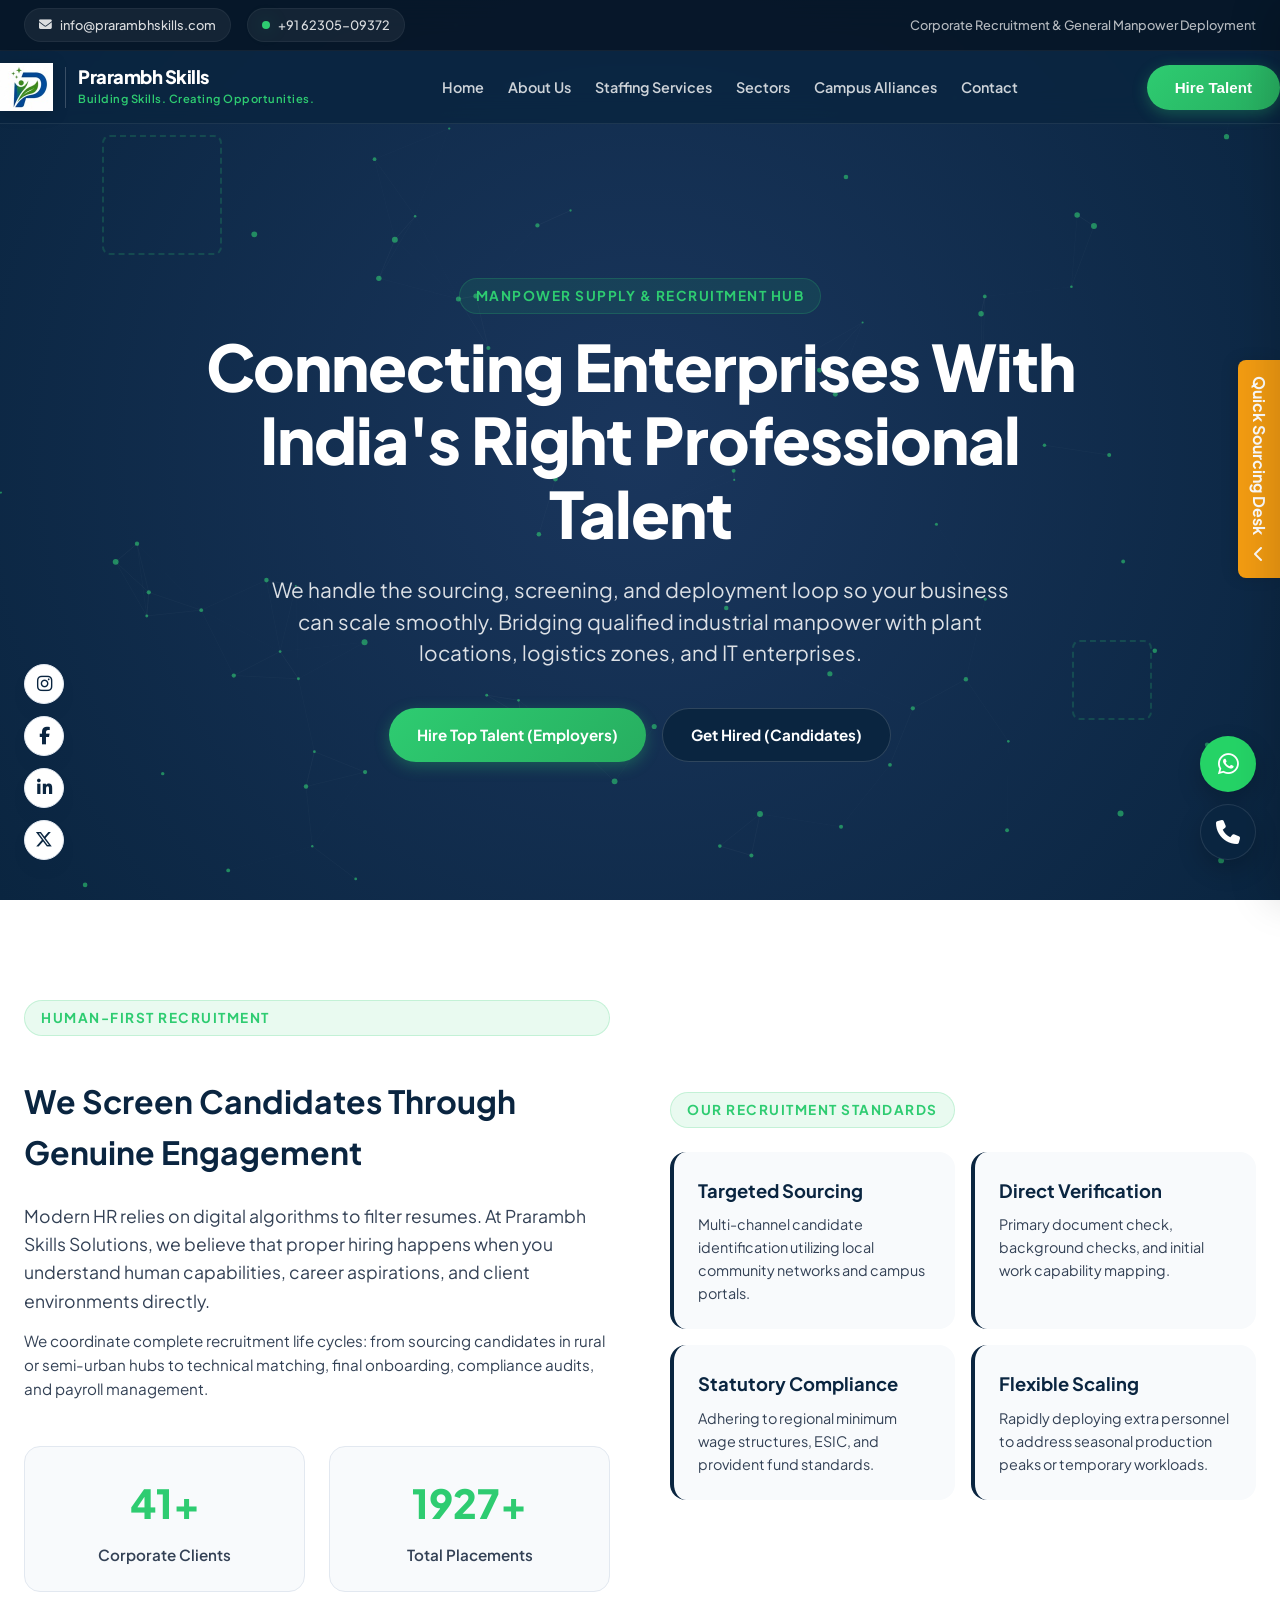
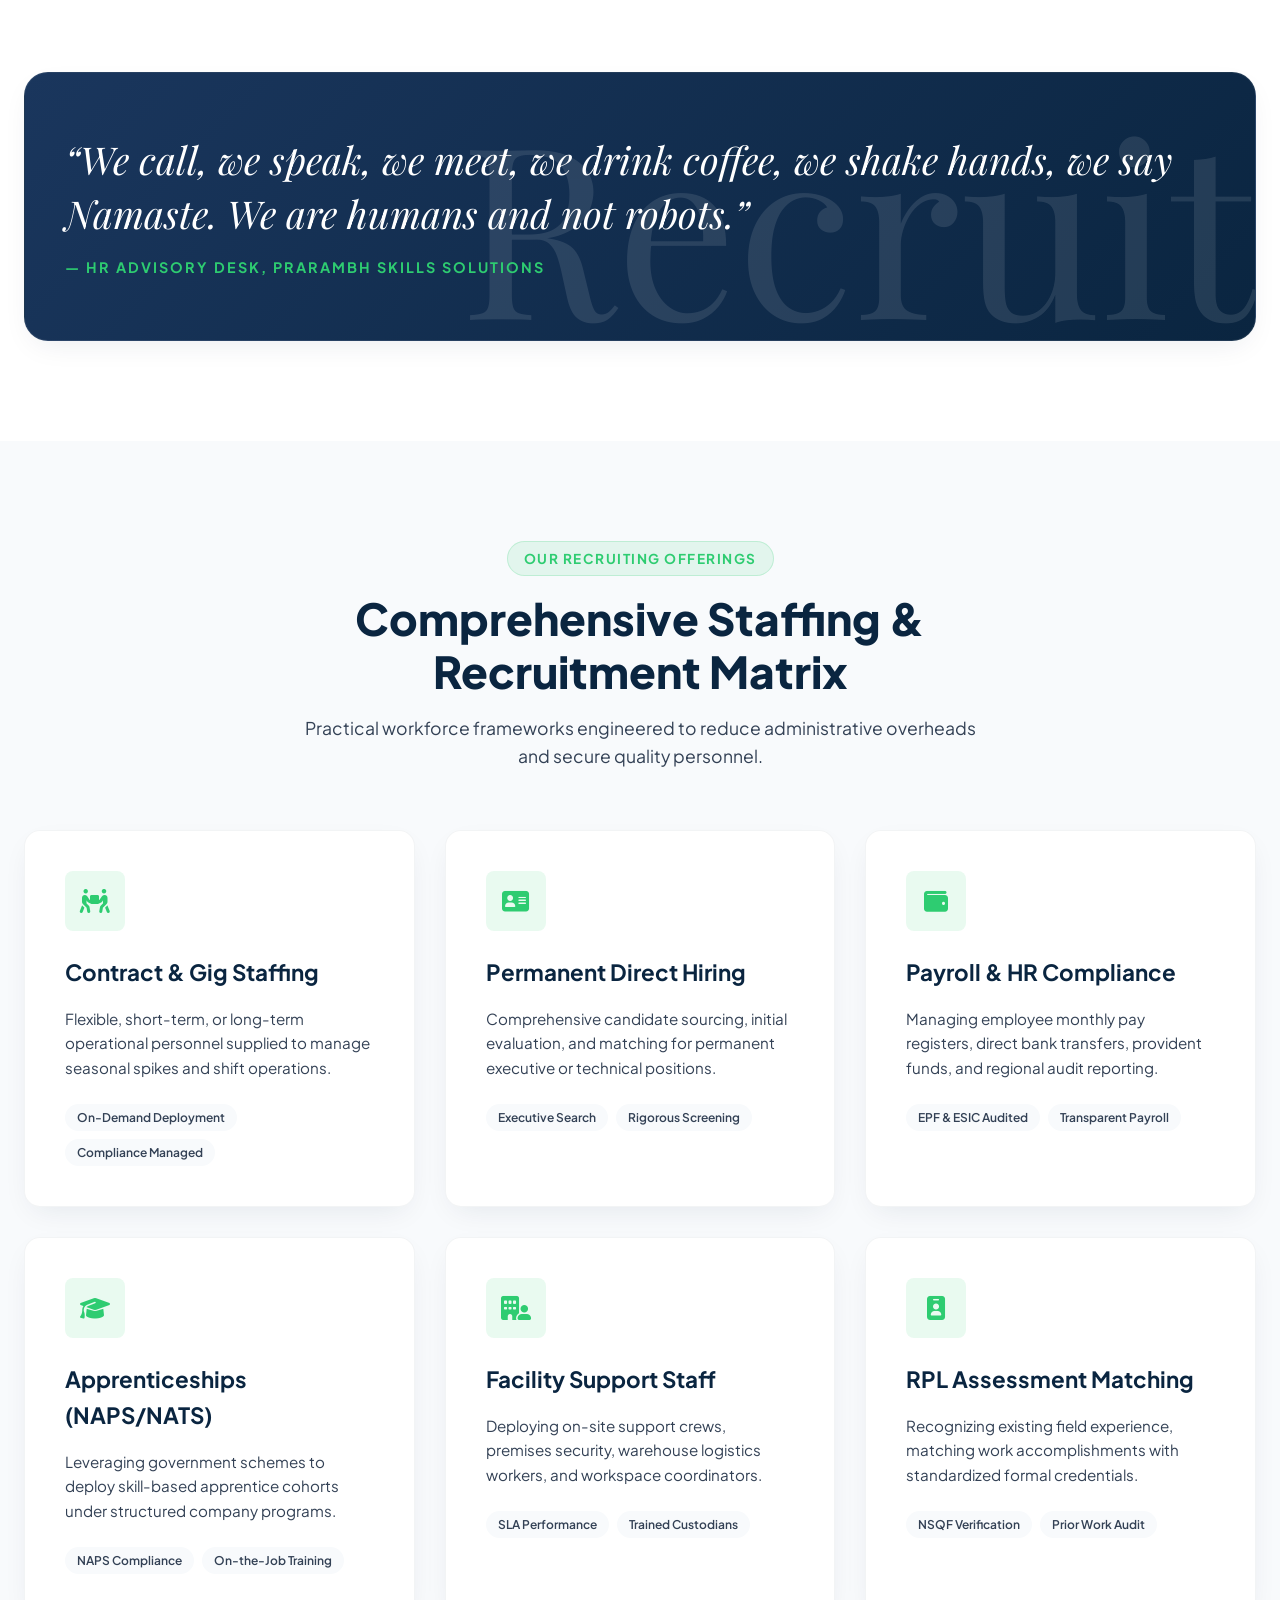
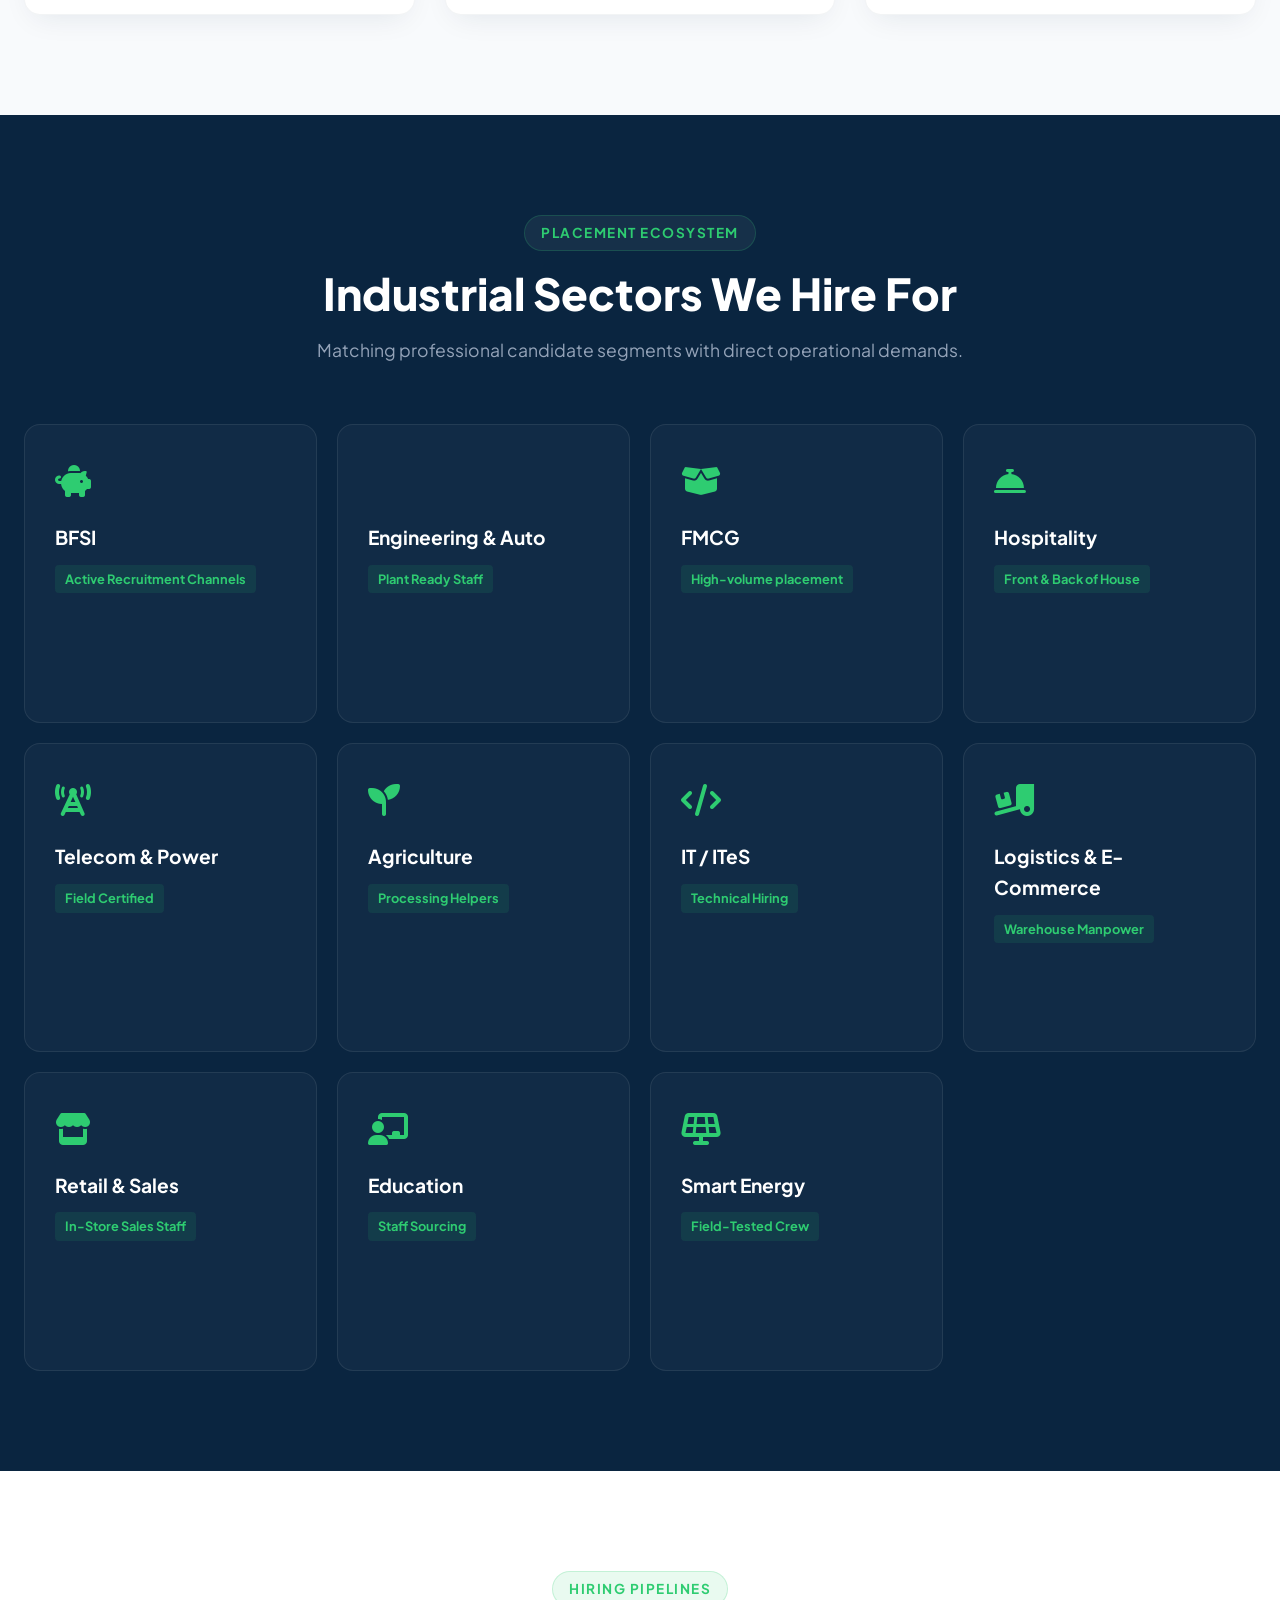
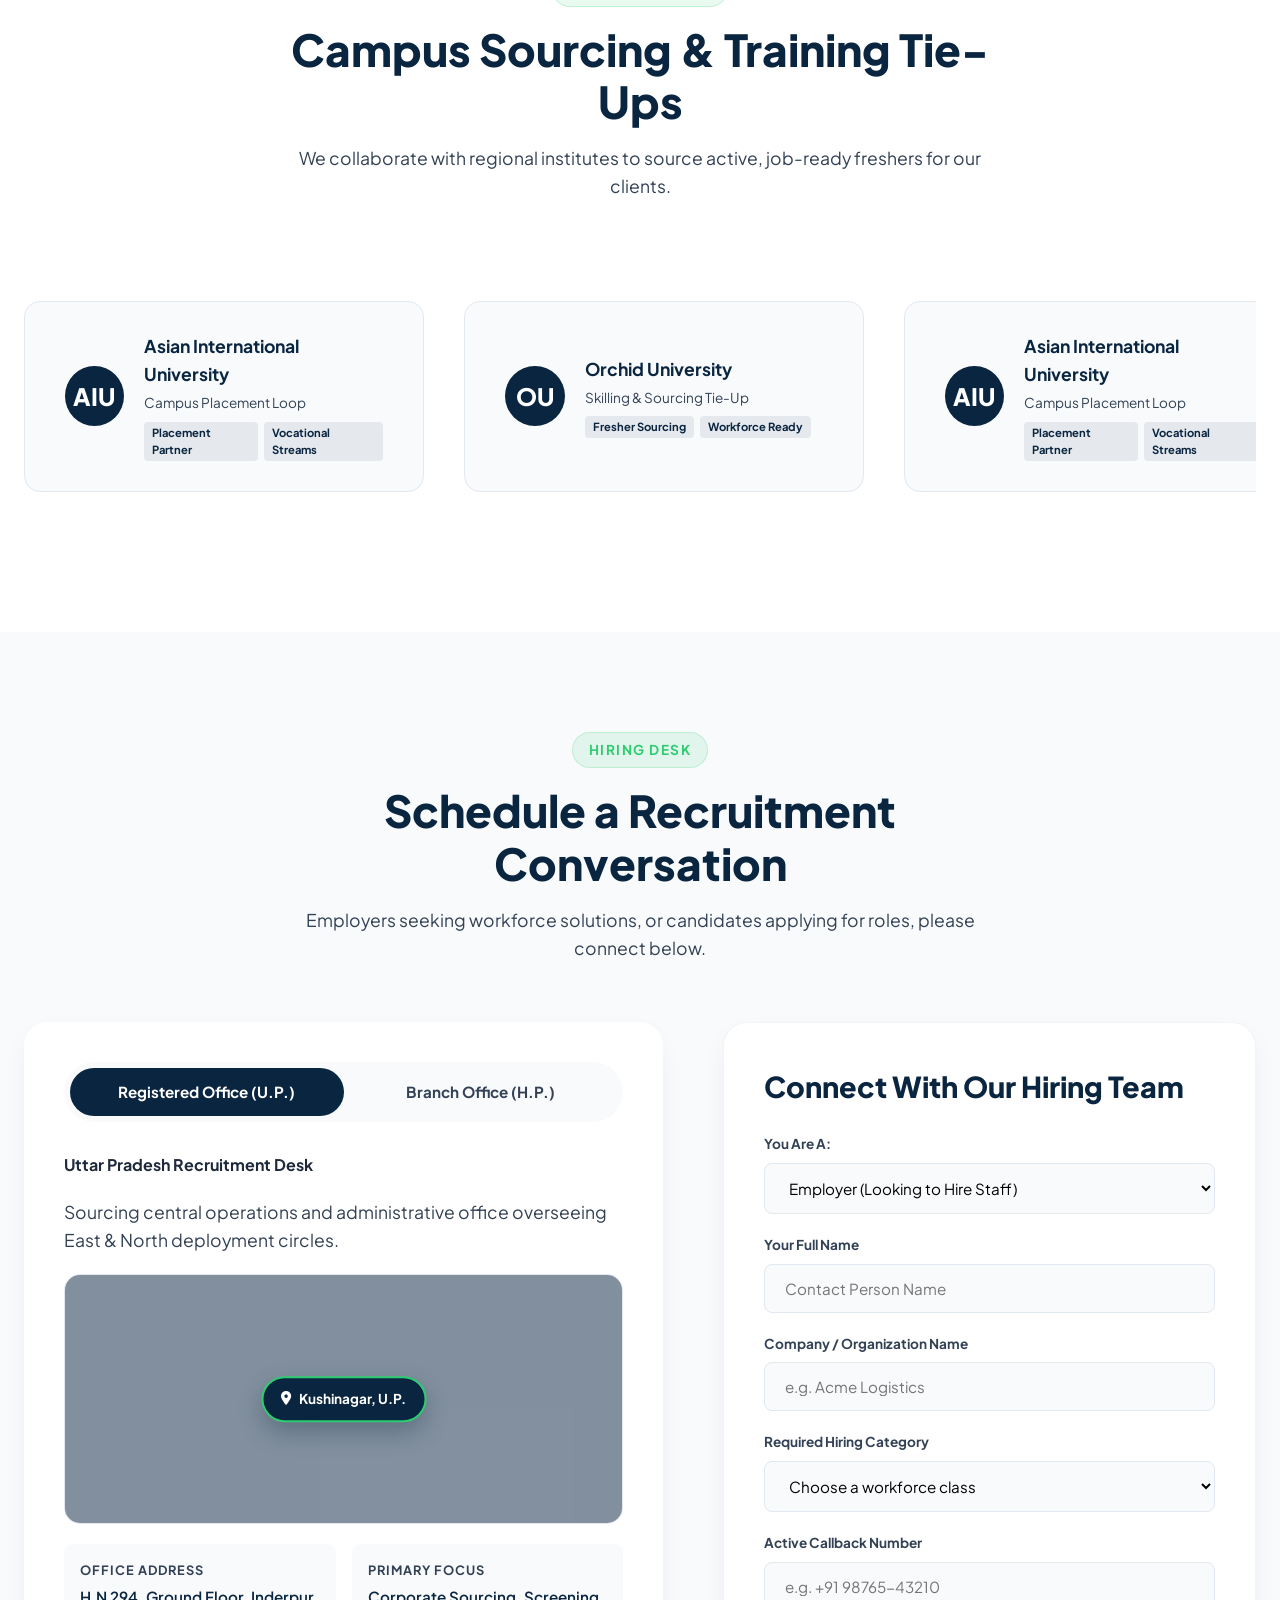
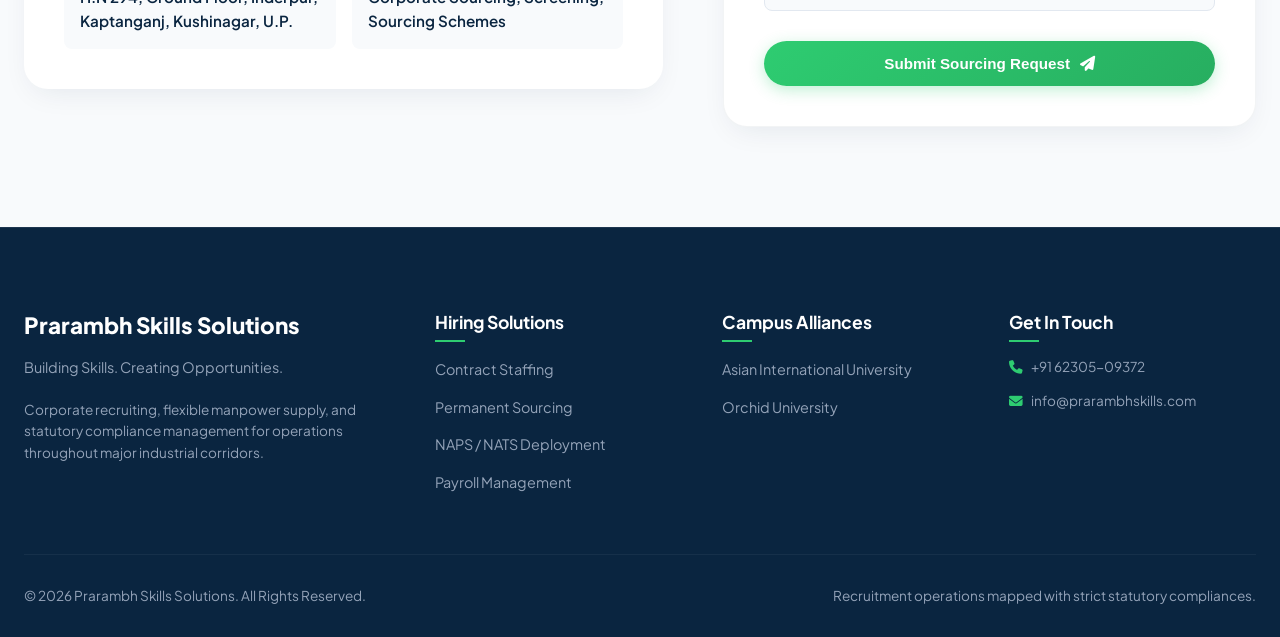
<file: index.html>
<!DOCTYPE html>
<html lang="en">
<head>
    <meta charset="UTF-8">
    <meta name="viewport" content="width=device-width, initial-scale=1.0">
    <title>Prarambh Skills Solutions | Corporate Staffing & Recruitment Agency</title>
    
    <!-- Google Fonts & FontAwesome -->
    <link rel="preconnect" href="https://fonts.googleapis.com">
    <link rel="preconnect" href="https://fonts.gstatic.com" crossorigin>
    <link href="https://fonts.googleapis.com/css2?family=Plus+Jakarta+Sans:wght@300;400;500;600;700;800&family=Playfair+Display:ital,wght@0,600;1,400&display=swap" rel="stylesheet">
    <link rel="stylesheet" href="https://cdnjs.cloudflare.com/ajax/libs/font-awesome/6.4.0/css/all.min.css">

    <style>
        /* --- DESIGN SYSTEM & CSS VARIABLES --- */
        :root {
            --color-navy: #0A2540;
            --color-navy-light: #1A365D;
            --color-green: #2ECC71;
            --color-green-glow: rgba(46, 204, 113, 0.4);
            --color-warm-accent: #F39C12;
            --color-white: #FFFFFF;
            --color-slate-100: #F8FAFC;
            --color-slate-200: #E2E8F0;
            --color-slate-400: #94A3B8;
            --color-slate-700: #334155;
            --color-slate-800: #1E293B;
            --color-glass-dark: rgba(10, 37, 64, 0.85);
            --color-glass-light: rgba(255, 255, 255, 0.85);
            --font-main: 'Plus Jakarta Sans', sans-serif;
            --font-accent: 'Playfair Display', serif;
            --transition-smooth: all 0.4s cubic-bezier(0.16, 1, 0.3, 1);
            --shadow-soft: 0 10px 30px -10px rgba(10, 37, 64, 0.1);
            --shadow-glow: 0 0 20px rgba(46, 204, 113, 0.3);
            --radius-sm: 8px;
            --radius-md: 16px;
            --radius-lg: 24px;
        }

        /* --- BASE RESET & SETUP --- */
        * {
            box-sizing: border-box;
            margin: 0;
            padding: 0;
            scroll-behavior: smooth;
        }

        body {
            font-family: var(--font-main);
            background-color: var(--color-slate-100);
            color: var(--color-slate-800);
            line-height: 1.6;
            overflow-x: hidden;
            -webkit-font-smoothing: antialiased;
        }

        a {
            text-decoration: none;
            color: inherit;
        }

        ul {
            list-style: none;
        }

        /* --- CUSTOM SCROLLBAR --- */
        ::-webkit-scrollbar {
            width: 8px;
        }
        ::-webkit-scrollbar-track {
            background: var(--color-navy);
        }
        ::-webkit-scrollbar-thumb {
            background: var(--color-green);
            border-radius: var(--radius-sm);
        }

        /* --- STRUCTURAL LAYOUT --- */
        .container {
            width: 100%;
            max-width: 1280px;
            margin: 0 auto;
            padding: 0 24px;
        }

        .section-padding {
            padding: 100px 0;
        }

        /* Section Title Utilities */
        .section-header {
            text-align: center;
            max-width: 700px;
            margin: 0 auto 60px auto;
        }

        .section-badge {
            background: rgba(46, 204, 113, 0.1);
            color: var(--color-green);
            padding: 6px 16px;
            border-radius: 50px;
            font-size: 0.85rem;
            font-weight: 700;
            text-transform: uppercase;
            letter-spacing: 1.5px;
            display: inline-block;
            margin-bottom: 16px;
            border: 1px solid rgba(46, 204, 113, 0.2);
        }

        .section-title {
            font-size: clamp(2rem, 4vw, 2.75rem);
            font-weight: 800;
            color: var(--color-navy);
            line-height: 1.2;
            margin-bottom: 16px;
        }

        .section-desc {
            color: var(--color-slate-700);
            font-size: 1.1rem;
        }

        /* BUTTONS WITH MOTION PHYSICS */
        .btn {
            display: inline-flex;
            align-items: center;
            justify-content: center;
            gap: 10px;
            padding: 14px 28px;
            border-radius: 50px;
            font-weight: 700;
            font-size: 0.95rem;
            cursor: pointer;
            transition: var(--transition-smooth);
            border: none;
            position: relative;
            overflow: hidden;
            z-index: 1;
        }

        .btn-primary {
            background: linear-gradient(135deg, var(--color-green), #27ae60);
            color: var(--color-white);
            box-shadow: 0 4px 15px rgba(46, 204, 113, 0.3);
        }

        .btn-primary::before {
            content: '';
            position: absolute;
            top: 0;
            left: 0;
            width: 100%;
            height: 100%;
            background: linear-gradient(135deg, #2ecc71, var(--color-warm-accent));
            opacity: 0;
            transition: var(--transition-smooth);
            z-index: -1;
        }

        .btn-primary:hover::before {
            opacity: 1;
        }

        .btn-primary:hover {
            transform: translateY(-3px);
            box-shadow: 0 8px 25px rgba(46, 204, 113, 0.5);
        }

        .btn-secondary {
            background: var(--color-navy);
            color: var(--color-white);
            border: 1px solid rgba(255, 255, 255, 0.15);
        }

        .btn-secondary:hover {
            background: var(--color-white);
            color: var(--color-navy);
            transform: translateY(-3px);
            box-shadow: var(--shadow-soft);
        }

        /* --- GLOBAL HEADER (GLASSMORPHISM WITH LOGO IMAGE) --- */
        .global-header {
            position: fixed;
            top: 0;
            left: 0;
            width: 100%;
            z-index: 1000;
            background: var(--color-glass-dark);
            backdrop-filter: blur(15px);
            -webkit-backdrop-filter: blur(15px);
            border-bottom: 1px solid rgba(255, 255, 255, 0.08);
            transition: var(--transition-smooth);
        }

        .header-top {
            background: rgba(5, 15, 26, 0.6);
            border-bottom: 1px solid rgba(255, 255, 255, 0.05);
            padding: 8px 0;
        }

        .header-top-container {
            display: flex;
            justify-content: space-between;
            align-items: center;
            flex-wrap: wrap;
            gap: 10px;
        }

        .top-info-pills {
            display: flex;
            gap: 16px;
        }

        .info-pill {
            background: rgba(255, 255, 255, 0.06);
            padding: 6px 14px;
            border-radius: 50px;
            font-size: 0.8rem;
            color: rgba(255, 255, 255, 0.85);
            font-weight: 500;
            display: flex;
            align-items: center;
            gap: 8px;
            border: 1px solid rgba(255, 255, 255, 0.05);
            transition: var(--transition-smooth);
        }

        .info-pill:hover {
            border-color: var(--color-green);
            background: rgba(46, 204, 113, 0.1);
        }

        .pulse-indicator {
            width: 8px;
            height: 8px;
            background: var(--color-green);
            border-radius: 50%;
            display: inline-block;
            box-shadow: var(--shadow-glow);
            animation: pulse-ring 1.5s infinite;
        }

        @keyframes pulse-ring {
            0% { transform: scale(0.95); opacity: 0.8; }
            50% { transform: scale(1.1); opacity: 1; }
            100% { transform: scale(0.95); opacity: 0.8; }
        }

        .header-main-container {
            display: flex;
            justify-content: space-between;
            align-items: center;
            padding: 12px 0;
        }

        /* Responsive Brand Image Logo Layout */
        .brand-logo-container {
            display: flex;
            align-items: center;
            gap: 12px;
        }

        .brand-logo-img {
            height: 48px; /* Ideal height for desktop header */
            width: auto;
            max-width: 180px;
            object-fit: contain;
            transition: var(--transition-smooth);
            filter: drop-shadow(0 2px 8px rgba(0,0,0,0.15));
        }

        .brand-logo-container:hover .brand-logo-img {
            transform: scale(1.03);
        }

        .brand-text-block {
            display: flex;
            flex-direction: column;
            border-left: 1px solid rgba(255, 255, 255, 0.2);
            padding-left: 12px;
        }

        .brand-main-title {
            font-size: 1.15rem;
            font-weight: 800;
            color: var(--color-white);
            letter-spacing: -0.5px;
            line-height: 1.1;
        }

        .brand-sub-title {
            font-size: 0.7rem;
            color: var(--color-green);
            font-weight: 600;
            letter-spacing: 0.5px;
            margin-top: 2px;
        }

        /* Sticky Navigation System */
        .nav-bar {
            display: flex;
            gap: 24px;
        }

        .nav-link {
            font-size: 0.9rem;
            font-weight: 600;
            color: rgba(255, 255, 255, 0.8);
            position: relative;
            padding: 6px 0;
            transition: var(--transition-smooth);
        }

        .nav-link:hover {
            color: var(--color-white);
        }

        .nav-link::after {
            content: '';
            position: absolute;
            bottom: 0;
            left: 0;
            width: 0%;
            height: 2px;
            background: var(--color-green);
            transition: var(--transition-smooth);
        }

        .nav-link:hover::after {
            width: 100%;
        }

        .mobile-menu-toggle {
            display: none;
            color: var(--color-white);
            font-size: 1.5rem;
            cursor: pointer;
        }

        /* --- 1. HERO CANVAS & 3D RECRUITING WORLD --- */
        .hero-canvas-section {
            position: relative;
            min-height: 100vh;
            background: radial-gradient(circle at 50% 50%, var(--color-navy-light), var(--color-navy));
            display: flex;
            align-items: center;
            overflow: hidden;
            padding-top: 140px;
        }

        /* Particle Network Canvas */
        #interactive-particle-canvas {
            position: absolute;
            top: 0;
            left: 0;
            width: 100%;
            height: 100%;
            z-index: 1;
            pointer-events: all;
        }

        .hero-inner {
            position: relative;
            z-index: 2;
            text-align: center;
            max-width: 950px;
            margin: 0 auto;
        }

        /* Kinetic Text Reveals */
        .kinetic-headline {
            font-size: clamp(2.2rem, 5.5vw, 4rem);
            font-weight: 800;
            color: var(--color-white);
            line-height: 1.15;
            margin-bottom: 24px;
            letter-spacing: -1px;
        }

        .kinetic-headline span {
            display: inline-block;
            opacity: 0;
            transform: translateY(20px);
            animation: revealCharacter 0.8s cubic-bezier(0.16, 1, 0.3, 1) forwards;
        }

        @keyframes revealCharacter {
            to {
                opacity: 1;
                transform: translateY(0);
            }
        }

        .hero-subtitle {
            font-size: clamp(1.05rem, 1.8vw, 1.3rem);
            color: rgba(255, 255, 255, 0.85);
            max-width: 750px;
            margin: 0 auto 40px auto;
            line-height: 1.5;
            font-weight: 400;
        }

        .hero-cta-group {
            display: flex;
            gap: 16px;
            justify-content: center;
            flex-wrap: wrap;
        }

        /* Floating 3D Geometric Accents */
        .floating-wireframe-cube {
            position: absolute;
            border: 2px dashed rgba(46, 204, 113, 0.2);
            border-radius: var(--radius-sm);
            animation: float-slow 12s infinite linear;
            pointer-events: none;
        }

        .cube-1 { width: 120px; height: 120px; top: 15%; left: 8%; }
        .cube-2 { width: 80px; height: 80px; bottom: 20%; right: 10%; }

        @keyframes float-slow {
            0% { transform: translateY(0) rotate(0deg); }
            50% { transform: translateY(-20px) rotate(180deg); }
            100% { transform: translateY(0) rotate(360deg); }
        }

        /* --- 2. ABOUT US & HUMAN-FIRST USP --- */
        .about-section {
            background: var(--color-white);
            position: relative;
        }

        .about-grid {
            display: grid;
            grid-template-columns: 1fr 1fr;
            gap: 60px;
            align-items: center;
        }

        .about-story {
            display: flex;
            flex-direction: column;
            gap: 24px;
        }

        .about-story h3 {
            font-size: 2rem;
            color: var(--color-navy);
            font-weight: 700;
        }

        .animated-counters-grid {
            display: grid;
            grid-template-columns: repeat(2, 1fr);
            gap: 24px;
            margin-top: 20px;
        }

        .counter-card {
            background: var(--color-slate-100);
            padding: 24px;
            border-radius: var(--radius-md);
            border: 1px solid var(--color-slate-200);
            transition: var(--transition-smooth);
            text-align: center;
        }

        .counter-card:hover {
            transform: translateY(-5px);
            border-color: var(--color-green);
            background: var(--color-white);
            box-shadow: var(--shadow-soft);
        }

        .counter-number {
            font-size: 2.5rem;
            font-weight: 800;
            color: var(--color-green);
            margin-bottom: 8px;
        }

        .counter-label {
            font-size: 0.95rem;
            font-weight: 600;
            color: var(--color-slate-700);
        }

        /* 4 Core Value Pillars Grid */
        .value-pillars-grid {
            display: grid;
            grid-template-columns: repeat(2, 1fr);
            gap: 16px;
        }

        .value-pillar {
            background: var(--color-slate-100);
            padding: 24px;
            border-radius: var(--radius-md);
            border-left: 4px solid var(--color-navy);
            transition: var(--transition-smooth);
        }

        .value-pillar:hover {
            transform: scale(1.03);
            border-left-color: var(--color-green);
            background: var(--color-white);
            box-shadow: var(--shadow-soft);
        }

        .value-pillar h4 {
            font-size: 1.15rem;
            color: var(--color-navy);
            margin-bottom: 8px;
            font-weight: 700;
        }

        .value-pillar p {
            font-size: 0.9rem;
            color: var(--color-slate-700);
        }

        /* Signature Cultural Banner */
        .cultural-banner {
            background: linear-gradient(135deg, var(--color-navy-light), var(--color-navy));
            color: var(--color-white);
            padding: 60px 40px;
            border-radius: var(--radius-lg);
            margin-top: 80px;
            position: relative;
            overflow: hidden;
            border: 1px solid rgba(255, 255, 255, 0.08);
            box-shadow: var(--shadow-soft);
        }

        .cultural-banner-bg {
            position: absolute;
            right: 0;
            bottom: 0;
            opacity: 0.1;
            font-size: 15rem;
            font-family: var(--font-accent);
            line-height: 1;
            pointer-events: none;
        }

        .cultural-quote {
            font-family: var(--font-accent);
            font-size: clamp(1.5rem, 3vw, 2.5rem);
            line-height: 1.4;
            font-style: italic;
            position: relative;
            z-index: 2;
            margin-bottom: 16px;
        }

        .cultural-author {
            font-size: 0.9rem;
            font-weight: 700;
            letter-spacing: 2px;
            text-transform: uppercase;
            color: var(--color-green);
            position: relative;
            z-index: 2;
        }

        /* --- 3. RECRUITMENT & HIRING MATRIX (3D TILT CARDS) --- */
        .skilling-matrix-section {
            background: var(--color-slate-100);
        }

        .matrix-grid {
            display: grid;
            grid-template-columns: repeat(auto-fit, minmax(360px, 1fr));
            gap: 30px;
        }

        /* Hardware-Accelerated 3D Card Setup */
        .tilt-card {
            background: var(--color-white);
            border-radius: var(--radius-md);
            padding: 40px;
            box-shadow: var(--shadow-soft);
            transition: transform 0.15s cubic-bezier(0.25, 0.46, 0.45, 0.94), box-shadow 0.3s ease;
            transform-style: preserve-3d;
            border: 1px solid rgba(10, 37, 64, 0.05);
            cursor: pointer;
            position: relative;
        }

        .tilt-card:hover {
            box-shadow: 0 20px 40px rgba(10, 37, 64, 0.12);
        }

        .tilt-card-content {
            transform: translateZ(30px);
        }

        .card-icon {
            width: 60px;
            height: 60px;
            background: rgba(46, 204, 113, 0.1);
            border-radius: var(--radius-sm);
            display: flex;
            align-items: center;
            justify-content: center;
            font-size: 1.5rem;
            color: var(--color-green);
            margin-bottom: 24px;
            transition: var(--transition-smooth);
        }

        .tilt-card:hover .card-icon {
            background: var(--color-green);
            color: var(--color-white);
        }

        .card-title {
            font-size: 1.4rem;
            font-weight: 700;
            color: var(--color-navy);
            margin-bottom: 16px;
        }

        .card-desc {
            color: var(--color-slate-700);
            font-size: 0.95rem;
            margin-bottom: 24px;
        }

        .card-tags {
            display: flex;
            flex-wrap: wrap;
            gap: 8px;
        }

        .tag {
            background: var(--color-slate-100);
            color: var(--color-slate-700);
            padding: 4px 12px;
            border-radius: 50px;
            font-size: 0.75rem;
            font-weight: 600;
        }

        /* --- 4. MULTI-SECTOR TALENT RECRUITMENT --- */
        .industry-section {
            background: var(--color-navy);
            color: var(--color-white);
        }

        .industry-grid {
            display: grid;
            grid-template-columns: repeat(auto-fit, minmax(280px, 1fr));
            gap: 20px;
        }

        .industry-card {
            background: rgba(255, 255, 255, 0.03);
            border: 1px solid rgba(255, 255, 255, 0.08);
            border-radius: var(--radius-md);
            padding: 30px;
            transition: var(--transition-smooth);
            cursor: pointer;
            position: relative;
            overflow: hidden;
        }

        .industry-card::before {
            content: '';
            position: absolute;
            left: 0;
            top: 0;
            height: 100%;
            width: 4px;
            background: var(--color-green);
            transform: scaleY(0);
            transition: var(--transition-smooth);
            transform-origin: bottom;
        }

        .industry-card:hover {
            background: rgba(255, 255, 255, 0.07);
            transform: translateY(-5px);
            border-color: rgba(46, 204, 113, 0.4);
        }

        .industry-card:hover::before {
            transform: scaleY(1);
        }

        .industry-card-icon {
            font-size: 2rem;
            color: var(--color-green);
            margin-bottom: 16px;
        }

        .industry-name {
            font-size: 1.2rem;
            font-weight: 700;
            margin-bottom: 12px;
        }

        .industry-stats {
            background: rgba(46, 204, 113, 0.1);
            color: var(--color-green);
            display: inline-block;
            padding: 4px 10px;
            border-radius: 4px;
            font-size: 0.8rem;
            font-weight: 700;
            margin-bottom: 12px;
        }

        .industry-detail {
            font-size: 0.85rem;
            color: var(--color-slate-400);
            opacity: 0;
            transform: translateY(10px);
            transition: var(--transition-smooth);
        }

        .industry-card:hover .industry-detail {
            opacity: 1;
            transform: translateY(0);
        }

        /* --- 5. STRATEGIC CAMPUS ALLIANCES CAROUSEL --- */
        .alliances-section {
            background: var(--color-white);
            overflow: hidden;
        }

        /* Continuous Loop Animation */
        .carousel-track-container {
            position: relative;
            width: 100%;
            overflow: hidden;
            padding: 40px 0;
        }

        .carousel-track {
            display: flex;
            gap: 40px;
            width: max-content;
            animation: loop-scroll 25s linear infinite;
        }

        @keyframes loop-scroll {
            0% { transform: translateX(0); }
            100% { transform: translateX(-50%); }
        }

        .alliance-card {
            background: var(--color-slate-100);
            padding: 30px 40px;
            border-radius: var(--radius-md);
            border: 1px solid var(--color-slate-200);
            display: flex;
            align-items: center;
            gap: 20px;
            width: 400px;
            cursor: pointer;
            transition: var(--transition-smooth);
        }

        .alliance-card:hover {
            transform: translateY(-5px);
            border-color: var(--color-green);
            background: var(--color-white);
            box-shadow: var(--shadow-soft);
        }

        .alliance-logo {
            width: 60px;
            height: 60px;
            background: var(--color-navy);
            color: var(--color-white);
            border-radius: 50%;
            display: flex;
            align-items: center;
            justify-content: center;
            font-size: 1.5rem;
            font-weight: 800;
        }

        .alliance-info h4 {
            font-size: 1.1rem;
            font-weight: 700;
            color: var(--color-navy);
            margin-bottom: 4px;
        }

        .alliance-info p {
            font-size: 0.85rem;
            color: var(--color-slate-700);
        }

        .badge-grid {
            display: flex;
            gap: 6px;
            margin-top: 8px;
        }

        .acc-badge {
            background: rgba(10, 37, 64, 0.08);
            font-size: 0.7rem;
            font-weight: 700;
            padding: 2px 8px;
            border-radius: 4px;
            color: var(--color-navy);
        }

        /* --- 6. DUAL-LOCATION INTERACTIVE HUB & FOOTER --- */
        .hub-section {
            background: var(--color-slate-100);
        }

        .hub-grid {
            display: grid;
            grid-template-columns: 1.2fr 1fr;
            gap: 60px;
            align-items: start;
        }

        /* Dual Map Interactive Switching Component */
        .location-hub {
            background: var(--color-white);
            border-radius: var(--radius-lg);
            padding: 40px;
            box-shadow: var(--shadow-soft);
        }

        .hub-switch-tabs {
            display: flex;
            background: var(--color-slate-100);
            padding: 6px;
            border-radius: 50px;
            margin-bottom: 30px;
        }

        .hub-tab {
            flex: 1;
            text-align: center;
            padding: 12px 20px;
            border-radius: 50px;
            font-weight: 700;
            font-size: 0.95rem;
            cursor: pointer;
            transition: var(--transition-smooth);
            color: var(--color-slate-700);
        }

        .hub-tab.active {
            background: var(--color-navy);
            color: var(--color-white);
        }

        .location-view-pane {
            display: none;
            animation: fadeIn 0.5s ease-in-out forwards;
        }

        .location-view-pane.active {
            display: block;
        }

        @keyframes fadeIn {
            from { opacity: 0; transform: translateY(10px); }
            to { opacity: 1; transform: translateY(0); }
        }

        .location-card-content {
            display: flex;
            flex-direction: column;
            gap: 20px;
        }

        .location-map-mock {
            width: 100%;
            height: 250px;
            background: #E2E8F0;
            border-radius: var(--radius-md);
            overflow: hidden;
            position: relative;
            border: 1px solid var(--color-slate-200);
        }

        .mock-map-visual {
            width: 100%;
            height: 100%;
            background-size: cover;
            background-position: center;
            opacity: 0.85;
            filter: grayscale(20%) contrast(110%);
        }

        .map-pin-badge {
            position: absolute;
            top: 50%;
            left: 50%;
            transform: translate(-50%, -50%);
            background: var(--color-navy);
            color: var(--color-white);
            padding: 10px 18px;
            border-radius: 50px;
            font-weight: 700;
            font-size: 0.85rem;
            display: flex;
            align-items: center;
            gap: 8px;
            box-shadow: 0 10px 25px rgba(10, 37, 64, 0.3);
            border: 2px solid var(--color-green);
        }

        .location-details-meta {
            display: grid;
            grid-template-columns: repeat(2, 1fr);
            gap: 16px;
        }

        .meta-item {
            background: var(--color-slate-100);
            padding: 16px;
            border-radius: var(--radius-sm);
        }

        .meta-item h5 {
            font-size: 0.8rem;
            text-transform: uppercase;
            letter-spacing: 1px;
            color: var(--color-slate-700);
            margin-bottom: 4px;
        }

        .meta-item p {
            font-size: 0.95rem;
            font-weight: 600;
            color: var(--color-navy);
        }

        /* High-Performance Dynamic Lead Form */
        .lead-form-card {
            background: var(--color-white);
            border-radius: var(--radius-lg);
            padding: 40px;
            box-shadow: var(--shadow-soft);
            border: 1px solid rgba(10, 37, 64, 0.05);
        }

        .lead-form-card h3 {
            font-size: 1.8rem;
            color: var(--color-navy);
            margin-bottom: 24px;
            font-weight: 800;
        }

        .form-group {
            margin-bottom: 20px;
        }

        .form-label {
            display: block;
            font-size: 0.85rem;
            font-weight: 700;
            color: var(--color-slate-700);
            margin-bottom: 8px;
        }

        .form-control {
            width: 100%;
            padding: 14px 20px;
            border-radius: var(--radius-sm);
            border: 1px solid var(--color-slate-200);
            font-family: var(--font-main);
            font-size: 0.95rem;
            transition: var(--transition-smooth);
            background: var(--color-slate-100);
        }

        .form-control:focus {
            outline: none;
            border-color: var(--color-green);
            background: var(--color-white);
            box-shadow: 0 0 0 4px var(--color-green-glow);
        }

        /* --- FOOTER SECTION --- */
        .footer {
            background: var(--color-navy);
            color: var(--color-white);
            padding: 80px 0 30px 0;
            border-top: 1px solid rgba(255, 255, 255, 0.08);
        }

        .footer-grid {
            display: grid;
            grid-template-columns: 1.5fr repeat(3, 1fr);
            gap: 40px;
            margin-bottom: 60px;
        }

        .footer-brand h4 {
            font-size: 1.4rem;
            font-weight: 800;
            margin-bottom: 12px;
        }

        .footer-brand p {
            color: var(--color-slate-400);
            font-size: 0.9rem;
            margin-bottom: 20px;
        }

        .footer-col h5 {
            font-size: 1.1rem;
            font-weight: 700;
            margin-bottom: 20px;
            position: relative;
        }

        .footer-col h5::after {
            content: '';
            position: absolute;
            left: 0;
            bottom: -6px;
            width: 30px;
            height: 2px;
            background: var(--color-green);
        }

        .footer-links {
            display: flex;
            flex-direction: column;
            gap: 12px;
        }

        .footer-links a {
            font-size: 0.9rem;
            color: var(--color-slate-400);
            transition: var(--transition-smooth);
        }

        .footer-links a:hover {
            color: var(--color-green);
            transform: translateX(4px);
        }

        .footer-bottom {
            border-top: 1px solid rgba(255, 255, 255, 0.05);
            padding-top: 30px;
            display: flex;
            justify-content: space-between;
            align-items: center;
            flex-wrap: wrap;
            gap: 16px;
            font-size: 0.85rem;
            color: var(--color-slate-400);
        }

        /* --- PERSISTENT FLOATING ACTIONS & CHANNELS --- */
        .floating-action-dock {
            position: fixed;
            right: 24px;
            bottom: 40px;
            z-index: 999;
            display: flex;
            flex-direction: column;
            gap: 12px;
        }

        .floating-action-btn {
            width: 56px;
            height: 56px;
            border-radius: 50%;
            display: flex;
            align-items: center;
            justify-content: center;
            font-size: 1.5rem;
            color: var(--color-white);
            cursor: pointer;
            box-shadow: 0 10px 25px rgba(0, 0, 0, 0.2);
            transition: var(--transition-smooth);
            position: relative;
        }

        .floating-whatsapp {
            background: #25D366;
        }

        .floating-whatsapp:hover {
            transform: scale(1.1) rotate(10deg);
            box-shadow: 0 12px 30px rgba(37, 211, 102, 0.4);
        }

        .floating-call {
            background: var(--color-navy);
            border: 1px solid rgba(255, 255, 255, 0.1);
        }

        .floating-call:hover {
            transform: scale(1.1) rotate(-10deg);
            box-shadow: var(--shadow-soft);
        }

        /* Slide-Out Quick Inquiry Panel */
        .quick-inquiry-trigger {
            background: var(--color-warm-accent);
            color: var(--color-white);
            writing-mode: vertical-rl;
            text-orientation: mixed;
            padding: 16px 8px;
            font-weight: 700;
            border-radius: 8px 0 0 8px;
            position: fixed;
            right: 0;
            top: 40%;
            z-index: 998;
            cursor: pointer;
            box-shadow: -4px 0 15px rgba(0,0,0,0.1);
            transition: var(--transition-smooth);
        }

        .quick-inquiry-trigger:hover {
            padding-right: 12px;
        }

        .quick-inquiry-panel {
            position: fixed;
            right: -420px;
            top: 0;
            width: 420px;
            height: 100vh;
            background: var(--color-white);
            z-index: 1001;
            box-shadow: -10px 0 40px rgba(0,0,0,0.15);
            transition: var(--transition-smooth);
            padding: 40px;
            display: flex;
            flex-direction: column;
        }

        .quick-inquiry-panel.active {
            right: 0;
        }

        .panel-close {
            align-self: flex-end;
            font-size: 1.5rem;
            cursor: pointer;
            color: var(--color-slate-700);
            transition: var(--transition-smooth);
        }

        .panel-close:hover {
            color: var(--color-green);
        }

        /* Persistent Social Dock */
        .social-dock {
            position: fixed;
            left: 24px;
            bottom: 40px;
            z-index: 999;
            display: flex;
            flex-direction: column;
            gap: 12px;
        }

        .social-dock-icon {
            width: 40px;
            height: 40px;
            background: var(--color-white);
            border-radius: 50%;
            display: flex;
            align-items: center;
            justify-content: center;
            font-size: 1.1rem;
            color: var(--color-navy);
            box-shadow: var(--shadow-soft);
            transition: var(--transition-smooth);
            border: 1px solid var(--color-slate-200);
        }

        .social-dock-icon:hover {
            background: var(--color-green);
            color: var(--color-white);
            transform: translateY(-4px);
        }

        /* --- LIGHTBOX OVERLAY / PROGRAM MODALS --- */
        .lightbox-overlay {
            position: fixed;
            top: 0;
            left: 0;
            width: 100%;
            height: 100%;
            background: rgba(10, 37, 64, 0.85);
            backdrop-filter: blur(8px);
            z-index: 2000;
            display: flex;
            align-items: center;
            justify-content: center;
            opacity: 0;
            pointer-events: none;
            transition: var(--transition-smooth);
        }

        .lightbox-overlay.active {
            opacity: 1;
            pointer-events: all;
        }

        .lightbox-content {
            background: var(--color-white);
            border-radius: var(--radius-lg);
            width: 90%;
            max-width: 600px;
            padding: 40px;
            box-shadow: 0 20px 50px rgba(0,0,0,0.3);
            position: relative;
            transform: scale(0.9);
            transition: var(--transition-smooth);
        }

        .lightbox-overlay.active .lightbox-content {
            transform: scale(1);
        }

        .lightbox-close {
            position: absolute;
            top: 20px;
            right: 20px;
            font-size: 1.5rem;
            cursor: pointer;
            color: var(--color-slate-700);
            transition: var(--transition-smooth);
        }

        .lightbox-close:hover {
            color: var(--color-green);
        }

        /* --- BOTTOM MOBILE NAVIGATION BAR --- */
        .mobile-bottom-nav {
            display: none;
            position: fixed;
            bottom: 0;
            left: 0;
            width: 100%;
            background: var(--color-glass-dark);
            backdrop-filter: blur(12px);
            -webkit-backdrop-filter: blur(12px);
            z-index: 999;
            border-top: 1px solid rgba(255, 255, 255, 0.1);
            grid-template-columns: repeat(4, 1fr);
            padding: 8px 0;
        }

        .mobile-bottom-item {
            display: flex;
            flex-direction: column;
            align-items: center;
            color: rgba(255, 255, 255, 0.7);
            font-size: 0.75rem;
            font-weight: 600;
        }

        .mobile-bottom-item i {
            font-size: 1.25rem;
            margin-bottom: 4px;
            color: var(--color-green);
        }

        /* --- RESPONSIVE ADJUSTMENTS --- */
        @media (max-width: 1050px) {
            .nav-bar {
                gap: 16px;
            }
            .brand-main-title {
                font-size: 1rem;
            }
        }

        @media (max-width: 992px) {
            .about-grid, .hub-grid {
                grid-template-columns: 1fr;
                gap: 40px;
            }

            .nav-bar {
                display: none;
            }

            .mobile-menu-toggle {
                display: block;
            }

            .footer-grid {
                grid-template-columns: repeat(2, 1fr);
            }
        }

        @media (max-width: 768px) {
            .section-padding {
                padding: 60px 0;
            }

            .header-top {
                display: none;
            }

            .mobile-bottom-nav {
                display: grid;
            }

            .floating-action-dock {
                bottom: 80px;
                right: 16px;
            }

            .social-dock {
                display: none;
            }

            .quick-inquiry-trigger {
                top: 50%;
            }

            .quick-inquiry-panel {
                width: 100%;
                right: -100%;
            }

            .footer-grid {
                grid-template-columns: 1fr;
            }

            .animated-counters-grid, .value-pillars-grid {
                grid-template-columns: 1fr;
            }
        }
    </style>
</head>
<body>

    <!-- --- GLOBAL HEADER --- -->
    <header class="global-header">
        <div class="header-top">
            <div class="container header-top-container">
                <div class="top-info-pills">
                    <a href="mailto:info@prarambhskills.com" class="info-pill">
                        <i class="fa-solid fa-envelope text-green"></i> info@prarambhskills.com
                    </a>
                    <a href="tel:+916230509372" class="info-pill">
                        <span class="pulse-indicator"></span> +91 62305-09372
                    </a>
                </div>
                <div style="color: rgba(255, 255, 255, 0.7); font-size: 0.8rem; font-weight: 500;">
                    Corporate Recruitment &amp; General Manpower Deployment
                </div>
            </div>
        </div>
        <div class="container header-main-container">
            <!-- Brand Anchor - Configured with Actual Image Logo Link -->
            <a href="#home" class="brand-logo-container">
                <!-- Replace 'logo.png' below with your actual image path (e.g. assets/logo.png or link) -->
                <img src="logo_site.jpeg" alt="Prarambh Skills Logo" class="brand-logo-img">
                <div class="brand-text-block">
                    <span class="brand-main-title">Prarambh Skills</span>
                    <span class="brand-sub-title">Building Skills. Creating Opportunities.</span>
                </div>
            </a>
            <nav class="nav-bar">
                <a href="#home" class="nav-link">Home</a>
                <a href="#about" class="nav-link">About Us</a>
                <a href="#recruitment" class="nav-link">Staffing Services</a>
                <a href="#industries" class="nav-link">Sectors</a>
                <a href="#alliances" class="nav-link">Campus Alliances</a>
                <a href="#contact" class="nav-link">Contact</a>
            </nav>
            <div style="display: flex; align-items: center; gap: 16px;">
                <button class="btn btn-primary" onclick="toggleLightbox('partner-lightbox')">Hire Talent</button>
                <div class="mobile-menu-toggle" onclick="toggleMobileMenu()">
                    <i class="fa-solid fa-bars"></i>
                </div>
            </div>
        </div>
    </header>

    <!-- --- 1. HERO CANVAS & 3D RECRUITING WORLD --- -->
    <section id="home" class="hero-canvas-section">
        <canvas id="interactive-particle-canvas"></canvas>
        <div class="floating-wireframe-cube cube-1"></div>
        <div class="floating-wireframe-cube cube-2"></div>
        <div class="container hero-inner">
            <div class="section-badge">Manpower Supply &amp; Recruitment Hub</div>
            <h1 class="kinetic-headline" id="kinetic-header">
                <span>Connecting</span> <span>Enterprises</span> <span>With</span><br>
                <span>India's</span> <span>Right</span> <span>Professional</span> <span>Talent</span>
            </h1>
            <p class="hero-subtitle">
                We handle the sourcing, screening, and deployment loop so your business can scale smoothly. Bridging qualified industrial manpower with plant locations, logistics zones, and IT enterprises.
            </p>
            <div class="hero-cta-group">
                <a href="#contact" class="btn btn-primary" onclick="setFormCategory('Employer')">Hire Top Talent (Employers)</a>
                <a href="#contact" class="btn btn-secondary" onclick="setFormCategory('Candidate')">Get Hired (Candidates)</a>
            </div>
        </div>
    </section>

    <!-- --- 2. ABOUT US & THE RECRUITER'S USP --- -->
    <section id="about" class="about-section section-padding">
        <div class="container">
            <div class="about-grid">
                <div class="about-story">
                    <div class="section-badge">Human-First Recruitment</div>
                    <h3>We Screen Candidates Through Genuine Engagement</h3>
                    <p class="section-desc">
                        Modern HR relies on digital algorithms to filter resumes. At Prarambh Skills Solutions, we believe that proper hiring happens when you understand human capabilities, career aspirations, and client environments directly. 
                    </p>
                    <p class="section-desc" style="margin-top: -10px; font-size: 0.95rem;">
                        We coordinate complete recruitment life cycles: from sourcing candidates in rural or semi-urban hubs to technical matching, final onboarding, compliance audits, and payroll management.
                    </p>
                    
                    <div class="animated-counters-grid">
                        <div class="counter-card" data-target="45">
                            <div class="counter-number">0+</div>
                            <div class="counter-label">Corporate Clients</div>
                        </div>
                        <div class="counter-card" data-target="2800">
                            <div class="counter-number">0+</div>
                            <div class="counter-label">Total Placements</div>
                        </div>
                    </div>
                </div>

                <div class="value-pillars-container">
                    <div class="section-badge" style="margin-bottom: 24px;">Our Recruitment Standards</div>
                    <div class="value-pillars-grid">
                        <div class="value-pillar">
                            <h4>Targeted Sourcing</h4>
                            <p>Multi-channel candidate identification utilizing local community networks and campus portals.</p>
                        </div>
                        <div class="value-pillar">
                            <h4>Direct Verification</h4>
                            <p>Primary document check, background checks, and initial work capability mapping.</p>
                        </div>
                        <div class="value-pillar">
                            <h4>Statutory Compliance</h4>
                            <p>Adhering to regional minimum wage structures, ESIC, and provident fund standards.</p>
                        </div>
                        <div class="value-pillar">
                            <h4>Flexible Scaling</h4>
                            <p>Rapidly deploying extra personnel to address seasonal production peaks or temporary workloads.</p>
                        </div>
                    </div>
                </div>
            </div>

            <!-- Recruiter Signature Cultural Banner -->
            <div class="cultural-banner">
                <div class="cultural-banner-bg">Recruit</div>
                <p class="cultural-quote">
                    “We call, we speak, we meet, we drink coffee, we shake hands, we say Namaste. We are humans and not robots.”
                </p>
                <div class="cultural-author">— HR Advisory Desk, Prarambh Skills Solutions</div>
            </div>
        </div>
    </section>

    <!-- --- 3. RECRUITMENT & STAFFING MATRIX (3D TILT CARDS) --- -->
    <section id="recruitment" class="skilling-matrix-section section-padding">
        <div class="container">
            <div class="section-header">
                <div class="section-badge">Our Recruiting Offerings</div>
                <h2 class="section-title">Comprehensive Staffing &amp; Recruitment Matrix</h2>
                <p class="section-desc">Practical workforce frameworks engineered to reduce administrative overheads and secure quality personnel.</p>
            </div>

            <div class="matrix-grid">
                <!-- Card 1 -->
                <div class="tilt-card" onclick="openProgramDetails('contract-staffing')">
                    <div class="tilt-card-content">
                        <div class="card-icon"><i class="fa-solid fa-people-carry-box"></i></div>
                        <h3 class="card-title">Contract &amp; Gig Staffing</h3>
                        <p class="card-desc">Flexible, short-term, or long-term operational personnel supplied to manage seasonal spikes and shift operations.</p>
                        <div class="card-tags">
                            <span class="tag">On-Demand Deployment</span>
                            <span class="tag">Compliance Managed</span>
                        </div>
                    </div>
                </div>

                <!-- Card 2 -->
                <div class="tilt-card" onclick="openProgramDetails('permanent-placement')">
                    <div class="tilt-card-content">
                        <div class="card-icon"><i class="fa-solid fa-address-card"></i></div>
                        <h3 class="card-title">Permanent Direct Hiring</h3>
                        <p class="card-desc">Comprehensive candidate sourcing, initial evaluation, and matching for permanent executive or technical positions.</p>
                        <div class="card-tags">
                            <span class="tag">Executive Search</span>
                            <span class="tag">Rigorous Screening</span>
                        </div>
                    </div>
                </div>

                <!-- Card 3 -->
                <div class="tilt-card" onclick="openProgramDetails('payroll-hrms')">
                    <div class="tilt-card-content">
                        <div class="card-icon"><i class="fa-solid fa-wallet"></i></div>
                        <h3 class="card-title">Payroll &amp; HR Compliance</h3>
                        <p class="card-desc">Managing employee monthly pay registers, direct bank transfers, provident funds, and regional audit reporting.</p>
                        <div class="card-tags">
                            <span class="tag">EPF &amp; ESIC Audited</span>
                            <span class="tag">Transparent Payroll</span>
                        </div>
                    </div>
                </div>

                <!-- Card 4 -->
                <div class="tilt-card" onclick="openProgramDetails('apprenticeship-naps')">
                    <div class="tilt-card-content">
                        <div class="card-icon"><i class="fa-solid fa-graduation-cap"></i></div>
                        <h3 class="card-title">Apprenticeships (NAPS/NATS)</h3>
                        <p class="card-desc">Leveraging government schemes to deploy skill-based apprentice cohorts under structured company programs.</p>
                        <div class="card-tags">
                            <span class="tag">NAPS Compliance</span>
                            <span class="tag">On-the-Job Training</span>
                        </div>
                    </div>
                </div>

                <!-- Card 5 -->
                <div class="tilt-card" onclick="openProgramDetails('facility-management')">
                    <div class="tilt-card-content">
                        <div class="card-icon"><i class="fa-solid fa-building-user"></i></div>
                        <h3 class="card-title">Facility Support Staff</h3>
                        <p class="card-desc">Deploying on-site support crews, premises security, warehouse logistics workers, and workspace coordinators.</p>
                        <div class="card-tags">
                            <span class="tag">SLA Performance</span>
                            <span class="tag">Trained Custodians</span>
                        </div>
                    </div>
                </div>

                <!-- Card 6 -->
                <div class="tilt-card" onclick="openProgramDetails('rpl-certification')">
                    <div class="tilt-card-content">
                        <div class="card-icon"><i class="fa-solid fa-id-badge"></i></div>
                        <h3 class="card-title">RPL Assessment Matching</h3>
                        <p class="card-desc">Recognizing existing field experience, matching work accomplishments with standardized formal credentials.</p>
                        <div class="card-tags">
                            <span class="tag">NSQF Verification</span>
                            <span class="tag">Prior Work Audit</span>
                        </div>
                    </div>
                </div>
            </div>
        </div>
    </section>

    <!-- --- 4. MULTI-SECTOR SECTOR SYSTEM --- -->
    <section id="industries" class="industry-section section-padding">
        <div class="container">
            <div class="section-header">
                <div class="section-badge" style="background: rgba(255,255,255,0.05); color: var(--color-green);">Placement Ecosystem</div>
                <h2 class="section-title" style="color: var(--color-white);">Industrial Sectors We Hire For</h2>
                <p class="section-desc" style="color: var(--color-slate-400);">Matching professional candidate segments with direct operational demands.</p>
            </div>

            <div class="industry-grid">
                <!-- BFSI -->
                <div class="industry-card" onclick="showSectorInfo('BFSI')">
                    <div class="industry-card-icon"><i class="fa-solid fa-piggy-bank"></i></div>
                    <h3 class="industry-name">BFSI</h3>
                    <div class="industry-stats">Active Recruitment Channels</div>
                    <p class="industry-detail">Field marketing managers, credit check verifiers, loan verification agents, and regional accounting help.</p>
                </div>
                <!-- Engineering & Automobile -->
                <div class="industry-card" onclick="showSectorInfo('Auto')">
                    <div class="industry-card-icon"><i class="fa-solid fa-car-wrench"></i></div>
                    <h3 class="industry-name">Engineering &amp; Auto</h3>
                    <div class="industry-stats">Plant Ready Staff</div>
                    <p class="industry-detail">Technical operators, precision machine assistants, assembly line technicians, and shop safety checkers.</p>
                </div>
                <!-- FMCG -->
                <div class="industry-card" onclick="showSectorInfo('FMCG')">
                    <div class="industry-card-icon"><i class="fa-solid fa-box-open"></i></div>
                    <h3 class="industry-name">FMCG</h3>
                    <div class="industry-stats">High-volume placement</div>
                    <p class="industry-detail">Sourcing field agents, local inventory managers, billing assistants, and logistics warehouse helpers.</p>
                </div>
                <!-- Hospitality -->
                <div class="industry-card" onclick="showSectorInfo('Hospitality')">
                    <div class="industry-card-icon"><i class="fa-solid fa-bell-concierge"></i></div>
                    <h3 class="industry-name">Hospitality</h3>
                    <div class="industry-stats">Front &amp; Back of House</div>
                    <p class="industry-detail">Banquet event teams, food service assistants, kitchen cleaners, and guest desk coordinators.</p>
                </div>
                <!-- Telecom & Power -->
                <div class="industry-card" onclick="showSectorInfo('Telecom')">
                    <div class="industry-card-icon"><i class="fa-solid fa-tower-cell"></i></div>
                    <h3 class="industry-name">Telecom &amp; Power</h3>
                    <div class="industry-stats">Field Certified</div>
                    <p class="industry-detail">Underground fiber laying crew, technical tower checkers, local electrical line assistants, and solar installers.</p>
                </div>
                <!-- Agriculture -->
                <div class="industry-card" onclick="showSectorInfo('Agri')">
                    <div class="industry-card-icon"><i class="fa-solid fa-seedling"></i></div>
                    <h3 class="industry-name">Agriculture</h3>
                    <div class="industry-stats">Processing Helpers</div>
                    <p class="industry-detail">Warehouse stock management helpers, cold storage processors, packaging supervisors, and delivery operators.</p>
                </div>
                <!-- IT / ITeS -->
                <div class="industry-card" onclick="showSectorInfo('IT')">
                    <div class="industry-card-icon"><i class="fa-solid fa-code"></i></div>
                    <h3 class="industry-name">IT / ITeS</h3>
                    <div class="industry-stats">Technical Hiring</div>
                    <p class="industry-detail">Desktop support technicians, local help desk staff, database management support, and systems test assistants.</p>
                </div>
                <!-- Logistics & E-Commerce -->
                <div class="industry-card" onclick="showSectorInfo('Logistics')">
                    <div class="industry-card-icon"><i class="fa-solid fa-truck-ramp-box"></i></div>
                    <h3 class="industry-name">Logistics &amp; E-Commerce</h3>
                    <div class="industry-stats">Warehouse Manpower</div>
                    <p class="industry-detail">Order sorting helpers, pick and pack personnel, vehicle loading crew, and warehouse inventories operators.</p>
                </div>
                <!-- Retail & Sales -->
                <div class="industry-card" onclick="showSectorInfo('Retail')">
                    <div class="industry-card-icon"><i class="fa-solid fa-store"></i></div>
                    <h3 class="industry-name">Retail &amp; Sales</h3>
                    <div class="industry-stats">In-Store Sales Staff</div>
                    <p class="industry-detail">Front store sales representatives, cashier desk personnel, billing clerks, and regional promotion handlers.</p>
                </div>
                <!-- Education -->
                <div class="industry-card" onclick="showSectorInfo('Education')">
                    <div class="industry-card-icon"><i class="fa-solid fa-chalkboard-user"></i></div>
                    <h3 class="industry-name">Education</h3>
                    <div class="industry-stats">Staff Sourcing</div>
                    <p class="industry-detail">Practical trainers, specialized laboratory assistants, regional student counselors, and administrative helpers.</p>
                </div>
                <!-- Smart Energy Solutions -->
                <div class="industry-card" onclick="showSectorInfo('Energy')">
                    <div class="industry-card-icon"><i class="fa-solid fa-solar-panel"></i></div>
                    <h3 class="industry-name">Smart Energy</h3>
                    <div class="industry-stats">Field-Tested Crew</div>
                    <p class="industry-detail">Renewable sector technicians, on-site solar setup helpers, grid monitors, and operations support teams.</p>
                </div>
            </div>
        </div>
    </section>

    <!-- --- 5. STRATEGIC CAMPUS ALLIANCES CAROUSEL --- -->
    <section id="alliances" class="alliances-section section-padding">
        <div class="container">
            <div class="section-header">
                <div class="section-badge">Hiring Pipelines</div>
                <h2 class="section-title">Campus Sourcing &amp; Training Tie-Ups</h2>
                <p class="section-desc">We collaborate with regional institutes to source active, job-ready freshers for our clients.</p>
            </div>

            <div class="carousel-track-container">
                <div class="carousel-track">
                    <!-- Alliance 1 -->
                    <div class="alliance-card" onclick="showSyllabusModal('AIU')">
                        <div class="alliance-logo">AIU</div>
                        <div class="alliance-info">
                            <h4>Asian International University</h4>
                            <p>Campus Placement Loop</p>
                            <div class="badge-grid">
                                <span class="acc-badge">Placement Partner</span>
                                <span class="acc-badge">Vocational Streams</span>
                            </div>
                        </div>
                    </div>
                    <!-- Alliance 2 -->
                    <div class="alliance-card" onclick="showSyllabusModal('Orchid')">
                        <div class="alliance-logo">OU</div>
                        <div class="alliance-info">
                            <h4>Orchid University</h4>
                            <p>Skilling &amp; Sourcing Tie-Up</p>
                            <div class="badge-grid">
                                <span class="acc-badge">Fresher Sourcing</span>
                                <span class="acc-badge">Workforce Ready</span>
                            </div>
                        </div>
                    </div>
                    <!-- Duplicate cards for infinite loop scroll -->
                    <div class="alliance-card" onclick="showSyllabusModal('AIU')">
                        <div class="alliance-logo">AIU</div>
                        <div class="alliance-info">
                            <h4>Asian International University</h4>
                            <p>Campus Placement Loop</p>
                            <div class="badge-grid">
                                <span class="acc-badge">Placement Partner</span>
                                <span class="acc-badge">Vocational Streams</span>
                            </div>
                        </div>
                    </div>
                    <div class="alliance-card" onclick="showSyllabusModal('Orchid')">
                        <div class="alliance-logo">OU</div>
                        <div class="alliance-info">
                            <h4>Orchid University</h4>
                            <p>Skilling &amp; Sourcing Tie-Up</p>
                            <div class="badge-grid">
                                <span class="acc-badge">Fresher Sourcing</span>
                                <span class="acc-badge">Workforce Ready</span>
                            </div>
                        </div>
                    </div>
                </div>
            </div>
        </div>
    </section>

    <!-- --- 6. DUAL-LOCATION INTERACTIVE HUB & CONTACT --- -->
    <section id="contact" class="hub-section section-padding">
        <div class="container">
            <div class="section-header">
                <div class="section-badge">Hiring Desk</div>
                <h2 class="section-title">Schedule a Recruitment Conversation</h2>
                <p class="section-desc">Employers seeking workforce solutions, or candidates applying for roles, please connect below.</p>
            </div>

            <div class="hub-grid">
                <!-- Location Hub (Left) -->
                <div class="location-hub">
                    <div class="hub-switch-tabs">
                        <div class="hub-tab active" onclick="switchLocation('UP')">Registered Office (U.P.)</div>
                        <div class="hub-tab" onclick="switchLocation('HP')">Branch Office (H.P.)</div>
                    </div>

                    <!-- UP Pane -->
                    <div id="pane-UP" class="location-view-pane active">
                        <div class="location-card-content">
                            <h4>Uttar Pradesh Recruitment Desk</h4>
                            <p class="section-desc">Sourcing central operations and administrative office overseeing East &amp; North deployment circles.</p>
                            <div class="location-map-mock">
                                <div class="mock-map-visual" style="background-image: linear-gradient(rgba(10,37,64,0.5), rgba(10,37,64,0.5)), url('https://images.unsplash.com/photo-1524661135-423995f22d0b?auto=format&fit=crop&w=800&q=80')"></div>
                                <div class="map-pin-badge">
                                    <i class="fa-solid fa-location-dot"></i> Kushinagar, U.P.
                                </div>
                            </div>
                            <div class="location-details-meta">
                                <div class="meta-item">
                                    <h5>Office Address</h5>
                                    <p>H.N 294, Ground Floor, Inderpur, Kaptanganj, Kushinagar, U.P.</p>
                                </div>
                                <div class="meta-item">
                                    <h5>Primary Focus</h5>
                                    <p>Corporate Sourcing, Screening, Sourcing Schemes</p>
                                </div>
                            </div>
                        </div>
                    </div>

                    <!-- HP Pane -->
                    <div id="pane-HP" class="location-view-pane">
                        <div class="location-card-content">
                            <h4>Himachal Industrial Hiring Desk</h4>
                            <p class="section-desc">Located next to manufacturing zones to supply active local plant personnel and direct production support.</p>
                            <div class="location-map-mock">
                                <div class="mock-map-visual" style="background-image: linear-gradient(rgba(10,37,64,0.5), rgba(10,37,64,0.5)), url('https://images.unsplash.com/photo-1568605117036-5fe5e7bab0b7?auto=format&fit=crop&w=800&q=80')"></div>
                                <div class="map-pin-badge">
                                    <i class="fa-solid fa-location-dot"></i> Baddi Solan, H.P.
                                </div>
                            </div>
                            <div class="location-details-meta">
                                <div class="meta-item">
                                    <h5>Office Address</h5>
                                    <p>128, Office No 10, Basanti Bhag, Baddi Solan, H.P.</p>
                                </div>
                                <div class="meta-item">
                                    <h5>Primary Focus</h5>
                                    <p>Contract Staffing, Warehouse Helpers, Local Sourcing</p>
                                </div>
                            </div>
                        </div>
                    </div>
                </div>

                <!-- Dual Purpose Lead Form (Right) -->
                <div class="lead-form-card">
                    <h3 id="form-heading">Connect With Our Hiring Team</h3>
                    <form id="leadForm" onsubmit="handleFormSubmission(event, 'General Hiring Request')">
                        <div class="form-group">
                            <label class="form-label">You Are A:</label>
                            <select id="form-role-type" class="form-control" onchange="adaptFormFields()" required>
                                <option value="Employer" selected>Employer (Looking to Hire Staff)</option>
                                <option value="Candidate">Candidate (Looking for Job Placement)</option>
                            </select>
                        </div>
                        <div class="form-group">
                            <label class="form-label" id="lbl-name">Your Full Name</label>
                            <input type="text" id="form-name" class="form-control" placeholder="Contact Person Name" required>
                        </div>
                        <div class="form-group" id="grp-company">
                            <label class="form-label">Company / Organization Name</label>
                            <input type="text" id="form-company" class="form-control" placeholder="e.g. Acme Logistics">
                        </div>
                        <div class="form-group">
                            <label class="form-label" id="lbl-service">Required Hiring Category</label>
                            <select id="form-service" class="form-control" required>
                                <option value="" disabled selected>Choose a workforce class</option>
                                <option value="Contract & Gig Staffing">Contract &amp; Gig Staffing</option>
                                <option value="Permanent Placement Sourcing">Permanent Direct Hiring</option>
                                <option value="NAPS/NATS Apprentices">NAPS/NATS Apprentices</option>
                                <option value="Payroll & Compliance Management">Payroll &amp; HR Compliance</option>
                                <option value="On-Site Support / Custodial Crew">On-site Support / Custodial Crew</option>
                            </select>
                        </div>
                        <div class="form-group">
                            <label class="form-label">Active Callback Number</label>
                            <input type="tel" id="form-phone" class="form-control" placeholder="e.g. +91 98765-43210" required>
                        </div>
                        <button type="submit" class="btn btn-primary" style="width: 100%; justify-content: center; margin-top: 10px;">
                            Submit Sourcing Request <i class="fa-solid fa-paper-plane"></i>
                        </button>
                    </form>
                </div>
            </div>
        </div>
    </section>

    <!-- --- FOOTER --- -->
    <footer class="footer">
        <div class="container">
            <div class="footer-grid">
                <div class="footer-brand">
                    <h4>Prarambh Skills Solutions</h4>
                    <p>Building Skills. Creating Opportunities.</p>
                    <p style="font-size: 0.85rem;">Corporate recruiting, flexible manpower supply, and statutory compliance management for operations throughout major industrial corridors.</p>
                </div>
                <div class="footer-col">
                    <h5>Hiring Solutions</h5>
                    <ul class="footer-links">
                        <li><a href="#recruitment">Contract Staffing</a></li>
                        <li><a href="#recruitment">Permanent Sourcing</a></li>
                        <li><a href="#recruitment">NAPS / NATS Deployment</a></li>
                        <li><a href="#recruitment">Payroll Management</a></li>
                    </ul>
                </div>
                <div class="footer-col">
                    <h5>Campus Alliances</h5>
                    <ul class="footer-links">
                        <li><a href="#alliances" onclick="showSyllabusModal('AIU')">Asian International University</a></li>
                        <li><a href="#alliances" onclick="showSyllabusModal('Orchid')">Orchid University</a></li>
                    </ul>
                </div>
                <div class="footer-col">
                    <h5>Get In Touch</h5>
                    <ul class="footer-links">
                        <li style="font-size: 0.85rem; color: var(--color-slate-400);">
                            <i class="fa-solid fa-phone" style="color: var(--color-green); margin-right: 8px;"></i>+91 62305-09372
                        </li>
                        <li style="font-size: 0.85rem; color: var(--color-slate-400);">
                            <i class="fa-solid fa-envelope" style="color: var(--color-green); margin-right: 8px;"></i>info@prarambhskills.com
                        </li>
                    </ul>
                </div>
            </div>
            <div class="footer-bottom">
                <div>&copy; 2026 Prarambh Skills Solutions. All Rights Reserved.</div>
                <div>Recruitment operations mapped with strict statutory compliances.</div>
            </div>
        </div>
    </footer>

    <!-- --- PERSISTENT FLOATING ACTIONS --- -->
    <div class="floating-action-dock">
        <!-- WhatsApp -->
        <a href="https://wa.me/916230509372?text=Hello%20Prarambh%20Skills,%20I%20am%20interested%20in%20your%20Recruitment%20%26%20Staffing%20Services." target="_blank" class="floating-action-btn floating-whatsapp" title="Connect with our HR & Hiring Advisory.">
            <i class="fa-brands fa-whatsapp"></i>
        </a>
        <!-- Call -->
        <a href="tel:+916230509372" class="floating-action-btn floating-call" title="Direct Call Dial">
            <i class="fa-solid fa-phone"></i>
        </a>
    </div>

    <!-- Persistent Social Dock -->
    <div class="social-dock">
        <a href="#" class="social-dock-icon"><i class="fa-brands fa-instagram"></i></a>
        <a href="#" class="social-dock-icon"><i class="fa-brands fa-facebook-f"></i></a>
        <a href="#" class="social-dock-icon"><i class="fa-brands fa-linkedin-in"></i></a>
        <a href="#" class="social-dock-icon"><i class="fa-brands fa-x-twitter"></i></a>
    </div>

    <!-- Quick Sourcing Inquiry Trigger & Slide-Out Panel -->
    <div class="quick-inquiry-trigger" onclick="toggleQuickInquiryPanel()">
        Quick Sourcing Desk <i class="fa-solid fa-chevron-left" style="margin-top: 8px;"></i>
    </div>

    <div id="quickInquiryPanel" class="quick-inquiry-panel">
        <div class="panel-close" onclick="toggleQuickInquiryPanel()"><i class="fa-solid fa-xmark"></i></div>
        <h3 style="margin: 20px 0; color: var(--color-navy); font-weight:800;">Quick Sourcing</h3>
        <form id="quickForm" onsubmit="handleFormSubmission(event, 'Quick Sourcing Callback')">
            <div class="form-group">
                <label class="form-label">Contact Name</label>
                <input type="text" id="quick-name" class="form-control" required>
            </div>
            <div class="form-group">
                <label class="form-label">Organization Name</label>
                <input type="text" id="quick-company" class="form-control" placeholder="Write Candidate if job seeker" required>
            </div>
            <div class="form-group">
                <label class="form-label">Worker Class Required</label>
                <input type="text" id="quick-service" class="form-control" placeholder="e.g. Plant Helpers, Retail Staff" required>
            </div>
            <div class="form-group">
                <label class="form-label">Direct Phone Number</label>
                <input type="tel" id="quick-phone" class="form-control" required>
            </div>
            <button type="submit" class="btn btn-primary" style="width: 100%; margin-top: 20px;">Schedule Recruiter Callback</button>
        </form>
    </div>

    <!-- --- MOBILE BOTTOM NAVIGATION BAR --- -->
    <div class="mobile-bottom-nav">
        <a href="tel:+916230509372" class="mobile-bottom-item">
            <i class="fa-solid fa-phone"></i>
            <span>Call</span>
        </a>
        <a href="https://wa.me/916230509372" class="mobile-bottom-item">
            <i class="fa-brands fa-whatsapp"></i>
            <span>WhatsApp</span>
        </a>
        <a href="#recruitment" class="mobile-bottom-item">
            <i class="fa-solid fa-gears"></i>
            <span>Services</span>
        </a>
        <a href="#contact" class="mobile-bottom-item">
            <i class="fa-solid fa-envelope"></i>
            <span>Hiring Desk</span>
        </a>
    </div>

    <!-- --- LIGHTBOX / MODAL OVERLAYS --- -->
    <!-- Employer Sourcing Lightbox -->
    <div id="partner-lightbox" class="lightbox-overlay" onclick="closeLightboxOnOutsideClick(event)">
        <div class="lightbox-content">
            <div class="lightbox-close" onclick="toggleLightbox('partner-lightbox')"><i class="fa-solid fa-xmark"></i></div>
            <h3 style="margin-bottom: 20px; color: var(--color-navy); font-weight: 800;">Hire Top Talent</h3>
            <p style="margin-bottom: 24px; color: var(--color-slate-700);">Provide your organizational details below and we will assign a dedicated recruiter to handle your requirements.</p>
            <form onsubmit="handleFormSubmission(event, 'Employer Partnership Sourcing')">
                <div class="form-group">
                    <label class="form-label">Organization Name</label>
                    <input type="text" class="form-control" required>
                </div>
                <div class="form-group">
                    <label class="form-label">Talent Requirement Class</label>
                    <select class="form-control" required>
                        <option value="" disabled selected>Select worker category</option>
                        <option value="General Industrial Manpower">General Industrial Manpower</option>
                        <option value="Logistics and E-commerce Sorters">Logistics &amp; E-commerce Sorters</option>
                        <option value="IT Technical Personnel">IT Technical Personnel</option>
                        <option value="Apprentices (NAPS/NATS)">Apprentices (NAPS/NATS)</option>
                    </select>
                </div>
                <div class="form-group">
                    <label class="form-label">Contact Person Phone</label>
                    <input type="tel" class="form-control" required>
                </div>
                <button type="submit" class="btn btn-primary" style="width: 100%;">Connect with Sourcing Team</button>
            </form>
        </div>
    </div>

    <!-- Generic Program Details Lightbox -->
    <div id="program-lightbox" class="lightbox-overlay" onclick="closeLightboxOnOutsideClick(event)">
        <div class="lightbox-content">
            <div class="lightbox-close" onclick="toggleLightbox('program-lightbox')"><i class="fa-solid fa-xmark"></i></div>
            <h3 id="program-title" style="margin-bottom: 16px; color: var(--color-navy); font-weight: 800;">Hiring Solution Detail</h3>
            <p id="program-desc" style="color: var(--color-slate-700); margin-bottom: 24px; line-height: 1.6;">Description text.</p>
            <div style="background: var(--color-slate-100); padding: 16px; border-radius: var(--radius-sm); margin-bottom: 24px;">
                <h5 style="color: var(--color-navy); font-weight: 700; margin-bottom: 6px;">Compliance Verification</h5>
                <p style="font-size: 0.85rem; color: var(--color-slate-700);">Every placement deployment includes primary document background checks, statutory alignment, and minimal dispute risks.</p>
            </div>
            <button class="btn btn-primary" style="width: 100%;" onclick="toggleLightbox('program-lightbox'); window.location.hash='#contact';">Submit Sourcing Query</button>
        </div>
    </div>

    <!-- Syllabus/Placement Info Modal -->
    <div id="syllabus-lightbox" class="lightbox-overlay" onclick="closeLightboxOnOutsideClick(event)">
        <div class="lightbox-content">
            <div class="lightbox-close" onclick="toggleLightbox('syllabus-lightbox')"><i class="fa-solid fa-xmark"></i></div>
            <h3 id="syllabus-title" style="margin-bottom: 16px; color: var(--color-navy); font-weight: 800;">Campus Sourcing Pipeline</h3>
            <div id="syllabus-details" style="color: var(--color-slate-700); font-size: 0.95rem; line-height: 1.6; margin-bottom: 24px;">
                Details here.
            </div>
            <button class="btn btn-primary" style="width: 100%;" onclick="toggleLightbox('syllabus-lightbox'); window.location.hash='#contact';">Inquire for Active Freshers Pool</button>
        </div>
    </div>

    <!-- --- JAVASCRIPT --- -->
    <script>
        // Data Structures mapping for recruiting workflows
        const programsData = {
            'contract-staffing': {
                title: 'Contract & Gig Staffing Solutions',
                desc: 'Prarambh Skills provides verified, compliant on-site industrial and general contractors. We coordinate local talent identification, verify identity cards, handle minimum-wage regulatory audits, and ensure transparent, on-time payroll delivery to maintain shift continuity.'
            },
            'permanent-placement': {
                title: 'Permanent Direct Hiring',
                desc: 'We assist enterprises in identifying skilled supervisors, specialized mechanics, corporate office managers, and sales specialists. Our recruitment desk performs reference reviews and verified background screens prior to placement.'
            },
            'payroll-hrms': {
                title: 'Payroll & HR Compliance',
                desc: 'Reducing your internal company overheads. We process employee hours, direct bank disbursements, Provident Fund (EPF), healthcare deposits (ESIC), professional tax submissions, and handle official compliance audits.'
            },
            'apprenticeship-naps': {
                title: 'Apprenticeships (NAPS/NATS)',
                desc: 'Optimize your operational training setups. We align with central government apprenticeship guidelines (NAPS/NATS) to source, deploy, and verify stipend allocations for structured learner cohorts.'
            },
            'facility-management': {
                title: 'Facility Support Staff',
                desc: 'Supply of vetted on-site crews for commercial layouts, storage spaces, assembly plants, and administrative buildings. All personnel are fully verified and trained in basic environmental safety protocols.'
            },
            'rpl-certification': {
                title: 'RPL Assessment Matching',
                desc: 'We map previously uncertified workers with formal National Skill Qualification Framework (NSQF) levels, recognizing their prior real-world field experience to upgrade their hiring standards.'
            }
        };

        const syllabusData = {
            'AIU': {
                title: 'Asian International University Sourcing Pipeline',
                details: `
                    <strong>Fresher Placement Program:</strong> Directly sourcing fresh vocational stream graduates for entry-level corporate deployments.<br><br>
                    <strong>Functional Batches Available:</strong><br>
                    • Retail Services & Warehousing Operations<br>
                    • Automotive Line Production Specialists<br>
                    • Technical Customer Service & Support<br><br>
                    We handle immediate interview scheduling, background checks, and on-site integration loops.
                `
            },
            'Orchid': {
                title: 'Orchid University Sourcing Collaboration',
                details: `
                    <strong>Industrial Training Partnerships:</strong> Connecting qualified apprentices and practical diploma holders to manufacturing locations.<br><br>
                    <strong>Functional Batches Available:</strong><br>
                    • Production Management Assistants<br>
                    • Clean Energy Assembly Handlers<br>
                    • Front Desk Office Operations<br><br>
                    All pools are ready for direct apprenticeship loops or seasonal contract roles.
                `
            }
        };

        const sectorData = {
            'BFSI': 'Sourcing verified backend KYC processors, physical address verifiers, retail loan coordinators, and field sales teams.',
            'Auto': 'Certified plant assembly assistants, CNC machine coordinators, mechanical helpers, and general shop floor staff.',
            'FMCG': 'Sourcing localized product delivery drivers, FMCG warehouse assistants, billing operators, and display coordinators.',
            'Hospitality': 'Sourcing banquet crew, food layout preparation staff, lobby helpers, and hospitality custodians.',
            'Telecom': 'Sourcing fiber deployment crews, physical site supervisors, and tele-sales agents.',
            'Agri': 'Sourcing cold-storage helpers, crop sorters, automated plant packaging crews, and logistics supervisors.',
            'IT': 'Desktop help desk support, local network troubleshooting assistants, and customer service teams.',
            'Logistics': 'Sourcing high-volume warehouse pickers, product packers, vehicle loading teams, and dispatch coordinators.',
            'Retail': 'Sourcing store service representatives, billing checkouts, retail inventory helpers, and local sales staff.',
            'Education': 'Technical trainers, educational facility helpers, student counselors, and administrative staff.',
            'Energy': 'Deploying physical solar installation crews, smart meter repair operators, and plant safety checkers.'
        };

        // 1. Particle Network Canvas Simulation
        const canvas = document.getElementById('interactive-particle-canvas');
        const ctx = canvas.getContext('2d');
        let particles = [];
        let mouse = { x: null, y: null, radius: 150 };

        function initCanvas() {
            canvas.width = canvas.offsetWidth;
            canvas.height = canvas.offsetHeight;
            createParticles();
        }

        class Particle {
            constructor() {
                this.x = Math.random() * canvas.width;
                this.y = Math.random() * canvas.height;
                this.vx = (Math.random() - 0.5) * 0.8;
                this.vy = (Math.random() - 0.5) * 0.8;
                this.size = Math.random() * 2 + 1;
            }

            draw() {
                ctx.beginPath();
                ctx.arc(this.x, this.y, this.size, 0, Math.PI * 2);
                ctx.fillStyle = 'rgba(46, 204, 113, 0.6)';
                ctx.fill();
            }

            update() {
                this.x += this.vx;
                this.y += this.vy;

                if (this.x < 0 || this.x > canvas.width) this.vx *= -1;
                if (this.y < 0 || this.y > canvas.height) this.vy *= -1;

                let dx = mouse.x - this.x;
                let dy = mouse.y - this.y;
                let dist = Math.sqrt(dx * dx + dy * dy);
                if (dist < mouse.radius) {
                    const force = (mouse.radius - dist) / mouse.radius;
                    this.x -= dx / dist * force * 2;
                    this.y -= dy / dist * force * 2;
                }
            }
        }

        function createParticles() {
            particles = [];
            const count = Math.min(Math.floor(canvas.width / 15), 100);
            for (let i = 0; i < count; i++) {
                particles.push(new Particle());
            }
        }

        function animateParticles() {
            ctx.clearRect(0, 0, canvas.width, canvas.height);
            particles.forEach(p => {
                p.update();
                p.draw();
            });
            connectParticles();
            requestAnimationFrame(animateParticles);
        }

        function connectParticles() {
            for (let i = 0; i < particles.length; i++) {
                for (let j = i + 1; j < particles.length; j++) {
                    let dx = particles[i].x - particles[j].x;
                    let dy = particles[i].y - particles[j].y;
                    let dist = Math.sqrt(dx * dx + dy * dy);
                    if (dist < 120) {
                        ctx.beginPath();
                        ctx.moveTo(particles[i].x, particles[i].y);
                        ctx.lineTo(particles[j].x, particles[j].y);
                        ctx.strokeStyle = `rgba(255, 255, 255, ${0.1 * (1 - dist/120)})`;
                        ctx.lineWidth = 0.5;
                        ctx.stroke();
                    }
                }
            }
        }

        window.addEventListener('resize', initCanvas);
        window.addEventListener('mousemove', (e) => {
            const rect = canvas.getBoundingClientRect();
            mouse.x = e.clientX - rect.left;
            mouse.y = e.clientY - rect.top;
        });
        window.addEventListener('mouseout', () => {
            mouse.x = null;
            mouse.y = null;
        });

        initCanvas();
        animateParticles();

        // 2. Hardware-Accelerated 3D Tilt Cards Physics
        const tiltCards = document.querySelectorAll('.tilt-card');
        tiltCards.forEach(card => {
            card.addEventListener('mousemove', (e) => {
                const rect = card.getBoundingClientRect();
                const x = e.clientX - rect.left;
                const y = e.clientY - rect.top;
                const xc = rect.width / 2;
                const yc = rect.height / 2;
                const rx = ((yc - y) / yc) * 10;
                const ry = ((x - xc) / xc) * 10;
                card.style.transform = `perspective(1000px) rotateX(${rx}deg) rotateY(${ry}deg) scale3d(1.02, 1.02, 1.02)`;
            });

            card.addEventListener('mouseleave', () => {
                card.style.transform = 'perspective(1000px) rotateX(0deg) rotateY(0deg) scale3d(1, 1, 1)';
            });
        });

        // 3. Scroll-Triggered Values Counter Logic
        const counterSection = document.querySelector('.animated-counters-grid');
        const counters = document.querySelectorAll('.counter-card');
        let counterStarted = false;

        function runCounters() {
            counters.forEach(counter => {
                const target = parseInt(counter.getAttribute('data-target'));
                const numberEl = counter.querySelector('.counter-number');
                let count = 0;
                const increment = Math.ceil(target / 60);

                const updateCount = () => {
                    count += increment;
                    if (count < target) {
                        numberEl.innerText = count + "+";
                        requestAnimationFrame(updateCount);
                    } else {
                        numberEl.innerText = target + "+";
                    }
                };
                updateCount();
            });
        }

        const observer = new IntersectionObserver((entries) => {
            entries.forEach(entry => {
                if (entry.isIntersecting && !counterStarted) {
                    runCounters();
                    counterStarted = true;
                }
            });
        }, { threshold: 0.5 });

        if (counterSection) {
            observer.observe(counterSection);
        }

        // 4. Dual-Location Interactive Switch
        function switchLocation(locationKey) {
            document.querySelectorAll('.hub-tab').forEach(tab => tab.classList.remove('active'));
            document.querySelectorAll('.location-view-pane').forEach(pane => pane.classList.remove('active'));

            const activeTab = event.currentTarget;
            activeTab.classList.add('active');

            const targetPane = document.getElementById(`pane-${locationKey}`);
            if (targetPane) targetPane.classList.add('active');
        }

        // 5. Lightbox Handlers
        function toggleLightbox(id) {
            const overlay = document.getElementById(id);
            if (overlay) overlay.classList.toggle('active');
        }

        function closeLightboxOnOutsideClick(event) {
            if (event.target === event.currentTarget) {
                event.currentTarget.classList.remove('active');
            }
        }

        function openProgramDetails(key) {
            const data = programsData[key];
            if (data) {
                document.getElementById('program-title').innerText = data.title;
                document.getElementById('program-desc').innerText = data.desc;
                toggleLightbox('program-lightbox');
            }
        }

        function showSyllabusModal(key) {
            const data = syllabusData[key];
            if (data) {
                document.getElementById('syllabus-title').innerText = data.title;
                document.getElementById('syllabus-details').innerHTML = data.details;
                toggleLightbox('syllabus-lightbox');
            }
        }

        function showSectorInfo(key) {
            const detail = sectorData[key];
            if (detail) {
                document.getElementById('program-title').innerText = `${key} Sector Staffing Capabilities`;
                document.getElementById('program-desc').innerHTML = detail;
                toggleLightbox('program-lightbox');
            }
        }

        // 6. Sliding Side-Panel Toggle
        function toggleQuickInquiryPanel() {
            document.getElementById('quickInquiryPanel').classList.toggle('active');
        }

        // 7. Adapt form fields based on whether the user is Employer or Candidate
        function adaptFormFields() {
            const role = document.getElementById('form-role-type').value;
            const heading = document.getElementById('form-heading');
            const grpCompany = document.getElementById('grp-company');
            const lblName = document.getElementById('lbl-name');
            const lblService = document.getElementById('lbl-service');
            const formService = document.getElementById('form-service');

            if (role === 'Candidate') {
                heading.innerText = 'Apply for Placements';
                grpCompany.style.display = 'none';
                lblName.innerText = 'Your Full Name';
                lblService.innerText = 'Preferred Job Field';
                // Adjust select options
                formService.innerHTML = `
                    <option value="" disabled selected>Choose your area of expertise</option>
                    <option value="Industrial / Production Worker">Industrial &amp; Production</option>
                    <option value="Logistics Picker / Delivery">Logistics Picker &amp; Delivery</option>
                    <option value="Hospitality or Retail Executive">Hospitality or Retail</option>
                    <option value="IT Helpdesk support / Desktop Repair">IT &amp; Technical Support</option>
                `;
            } else {
                heading.innerText = 'Connect With Our Hiring Team';
                grpCompany.style.display = 'block';
                lblName.innerText = 'Contact Person Name';
                lblService.innerText = 'Required Hiring Category';
                formService.innerHTML = `
                    <option value="" disabled selected>Choose a workforce class</option>
                    <option value="Contract & Gig Staffing">Contract &amp; Gig Staffing</option>
                    <option value="Permanent Placement Sourcing">Permanent Direct Hiring</option>
                    <option value="NAPS/NATS Apprentices">NAPS/NATS Apprentices</option>
                    <option value="Payroll & Compliance Management">Payroll &amp; HR Compliance</option>
                `;
            }
        }

        function setFormCategory(category) {
            const selectEl = document.getElementById('form-role-type');
            if (selectEl) {
                selectEl.value = category;
                adaptFormFields();
                window.location.hash = '#contact';
            }
        }

        // 8. Dynamic Form Submission to WhatsApp Link
        function handleFormSubmission(event, formType) {
            event.preventDefault();
            const form = event.currentTarget;
            
            const nameEl = form.querySelector('[id*="name"]') || form.querySelector('input[type="text"]');
            const companyEl = form.querySelector('[id*="company"]') || form.querySelectorAll('input[type="text"]')[1];
            const serviceEl = form.querySelector('[id*="service"]') || form.querySelector('select');
            const phoneEl = form.querySelector('[id*="phone"]') || form.querySelector('input[type="tel"]');
            const roleEl = form.getElementById ? form.getElementById('form-role-type') : null;

            const nameVal = nameEl ? nameEl.value : 'Inquirer';
            const roleVal = roleEl ? roleEl.value : 'Employer';
            const companyVal = (companyEl && companyEl.offsetParent !== null) ? companyEl.value : 'Not Applicable (Candidate)';
            const serviceVal = serviceEl ? serviceEl.value : 'General Sourcing Request';
            const phoneVal = phoneEl ? phoneEl.value : '';

            const message = `Hello Prarambh Skills Solutions,%0A%0AI am reaching out to submit a sourcing request.%0A%0A*Inquiry Category:* ${formType}%0A*User Class:* ${roleVal}%0A*Name:* ${nameVal}%0A*Company:* ${companyVal}%0A*Hiring Requirement:* ${serviceVal}%0A*Contact:* ${phoneVal}%0A%0APlease contact me to discuss the next deployment steps.`;

            // Redirects with prefilled recruitment details
            window.open(`https://wa.me/916230509372?text=${message}`, '_blank');
            form.reset();
            adaptFormFields();
        }

        function toggleMobileMenu() {
            const nav = document.querySelector('.nav-bar');
            nav.style.display = (nav.style.display === 'flex') ? 'none' : 'flex';
            nav.style.flexDirection = 'column';
            nav.style.position = 'absolute';
            nav.style.top = '100%';
            nav.style.left = '0';
            nav.style.width = '100%';
            nav.style.background = 'var(--color-navy)';
            nav.style.padding = '20px';
        }
    </script>
</body>
</html>
</file>
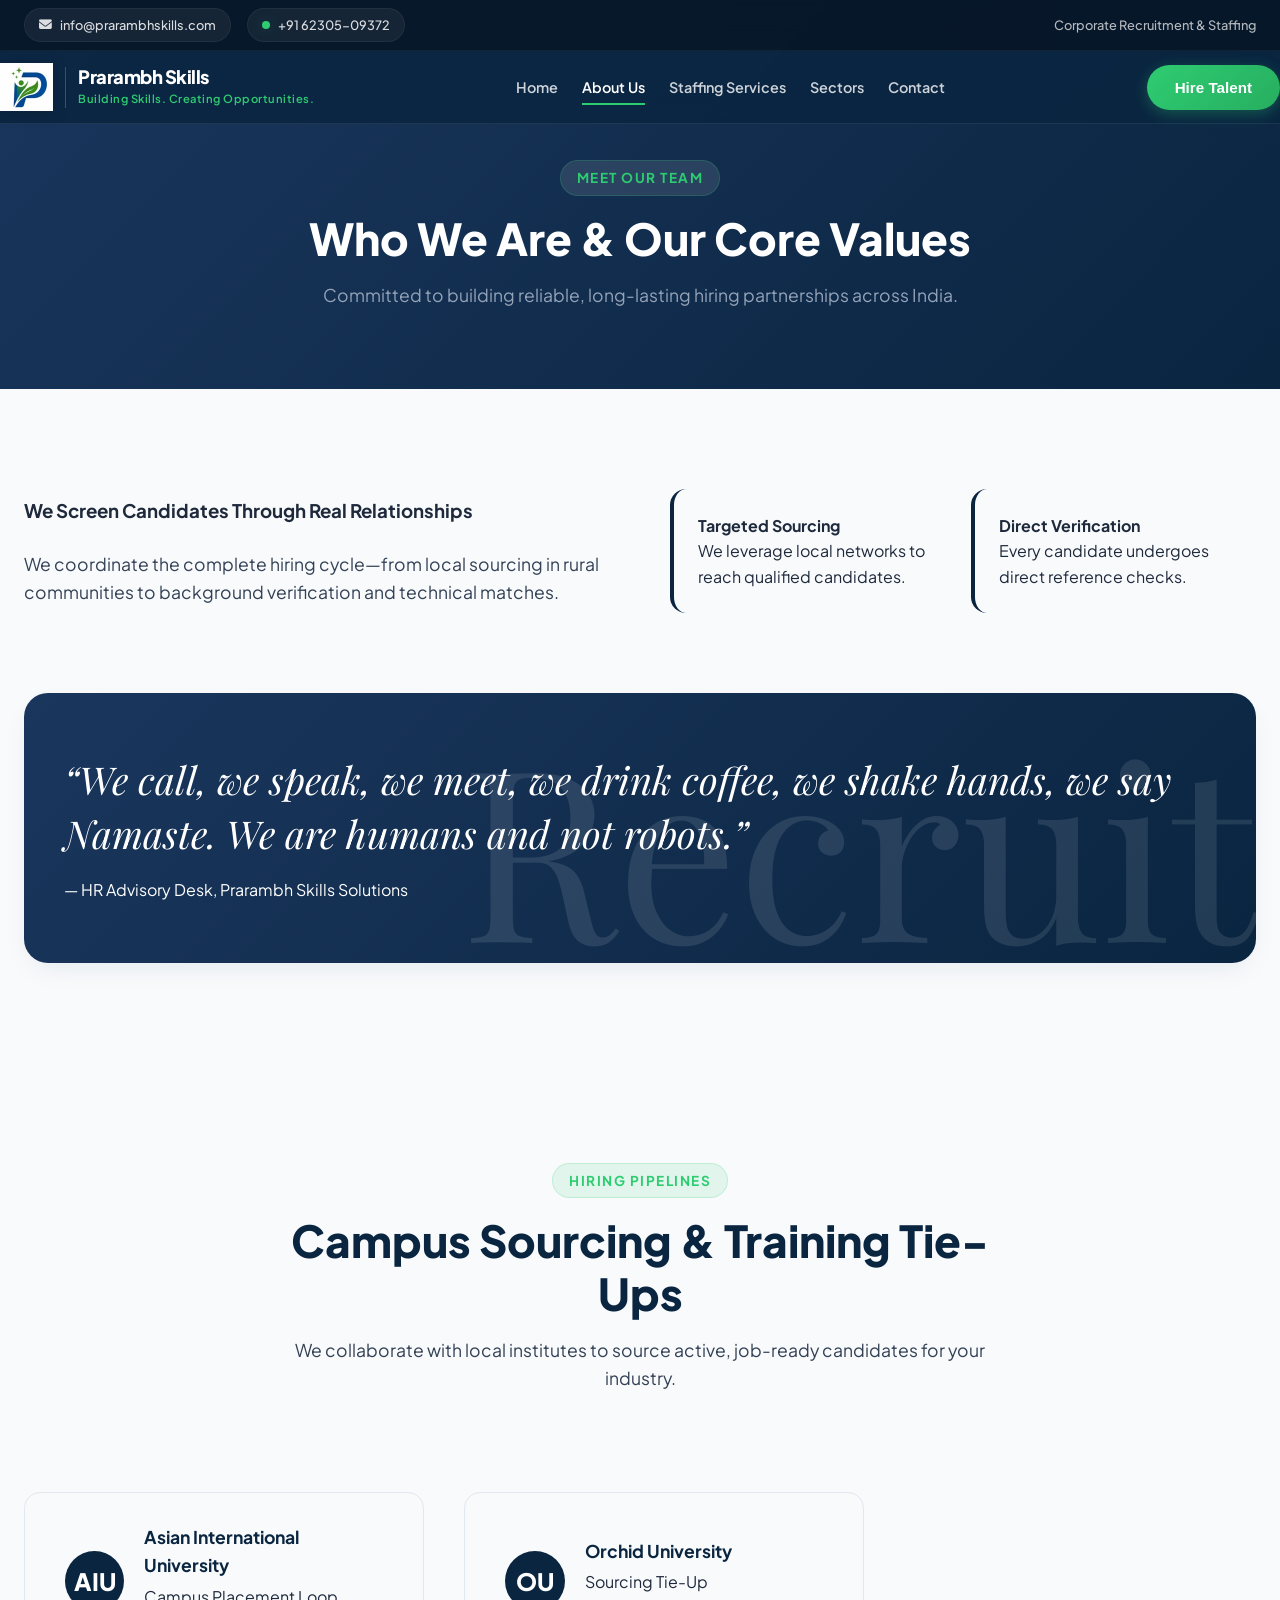
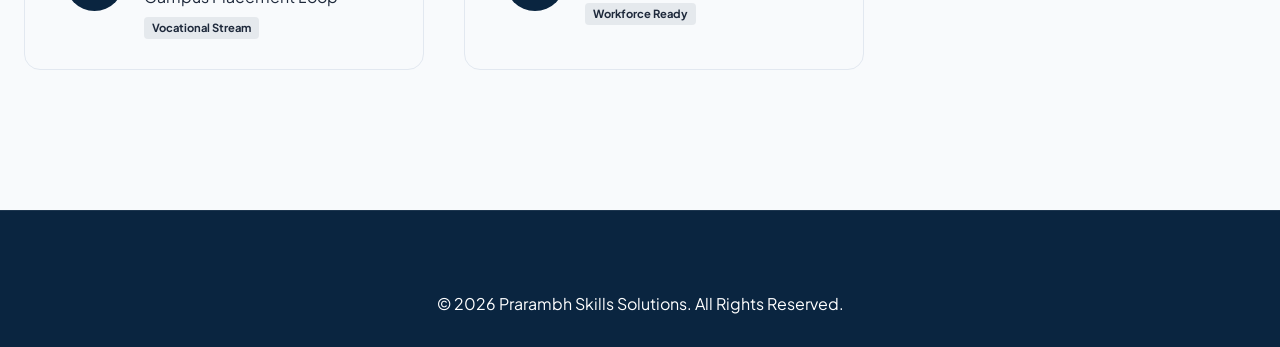
<file: about.html>
<!DOCTYPE html>
<html lang="en">
<head>
    <meta charset="UTF-8">
    <meta name="viewport" content="width=device-width, initial-scale=1.0">
    <title>About Us | Prarambh Skills Solutions</title>
    <link href="https://fonts.googleapis.com/css2?family=Plus+Jakarta+Sans:wght@300;400;500;600;700;800&family=Playfair+Display:ital,wght@0,600;1,400&display=swap" rel="stylesheet">
    <link rel="stylesheet" href="https://cdnjs.cloudflare.com/ajax/libs/font-awesome/6.4.0/css/all.min.css">
    <link rel="stylesheet" href="style.css">
</head>
<body>

    <!-- GLOBAL HEADER -->
    <header class="global-header">
        <div class="header-top">
            <div class="container header-top-container">
                <div class="top-info-pills">
                    <a href="mailto:info@prarambhskills.com" class="info-pill"><i class="fa-solid fa-envelope"></i> info@prarambhskills.com</a>
                    <a href="tel:+916230509372" class="info-pill"><span class="pulse-indicator"></span> +91 62305-09372</a>
                </div>
                <div style="color: rgba(255, 255, 255, 0.7); font-size: 0.8rem; font-weight: 500;">Corporate Recruitment &amp; Staffing</div>
            </div>
        </div>
        <div class="container header-main-container">
            <a href="index.html" class="brand-logo-container">
                <img src="logo_site.jpeg" alt="Prarambh Logo" class="brand-logo-img">
                <div class="brand-text-block">
                    <span class="brand-main-title">Prarambh Skills</span>
                    <span class="brand-sub-title">Building Skills. Creating Opportunities.</span>
                </div>
            </a>
            <nav class="nav-bar">
                <a href="index.html" class="nav-link">Home</a>
                <a href="about.html" class="nav-link active">About Us</a>
                <a href="services.html" class="nav-link">Staffing Services</a>
                <a href="industries.html" class="nav-link">Sectors</a>
                <a href="contact.html" class="nav-link">Contact</a>
            </nav>
            <div style="display: flex; align-items: center; gap: 16px;">
                <button class="btn btn-primary" onclick="toggleLightbox('partner-lightbox')">Hire Talent</button>
                <div class="mobile-menu-toggle" onclick="toggleMobileMenu()"><i class="fa-solid fa-bars"></i></div>
            </div>
        </div>
    </header>

    <section class="subpage-inner-header">
        <div class="container">
            <div class="section-badge" style="background: rgba(255, 255, 255, 0.1); color: var(--color-green);">Meet Our Team</div>
            <h1 class="section-title" style="color: var(--color-white);">Who We Are &amp; Our Core Values</h1>
            <p class="section-desc" style="color: var(--color-slate-400);">Committed to building reliable, long-lasting hiring partnerships across India.</p>
        </div>
    </section>

    <!-- STORY & VALUES -->
    <section class="about-section section-padding">
        <div class="container">
            <div class="about-grid">
                <div class="about-story">
                    <h3>We Screen Candidates Through Real Relationships</h3>
                    <p class="section-desc">We coordinate the complete hiring cycle—from local sourcing in rural communities to background verification and technical matches.</p>
                </div>
                <div class="value-pillars-grid">
                    <div class="value-pillar">
                        <h4>Targeted Sourcing</h4>
                        <p>We leverage local networks to reach qualified candidates.</p>
                    </div>
                    <div class="value-pillar">
                        <h4>Direct Verification</h4>
                        <p>Every candidate undergoes direct reference checks.</p>
                    </div>
                </div>
            </div>

            <!-- Recruiter Cultural Banner -->
            <div class="cultural-banner">
                <div class="cultural-banner-bg">Recruit</div>
                <p class="cultural-quote">
                    “We call, we speak, we meet, we drink coffee, we shake hands, we say Namaste. We are humans and not robots.”
                </p>
                <div class="cultural-author">— HR Advisory Desk, Prarambh Skills Solutions</div>
            </div>
        </div>
    </section>

    <!-- CAMPUS PLACEMENT PIPELINES -->
    <section class="section-padding" style="background: var(--color-slate-100);">
        <div class="container">
            <div class="section-header">
                <div class="section-badge">Hiring Pipelines</div>
                <h2 class="section-title">Campus Sourcing &amp; Training Tie-Ups</h2>
                <p class="section-desc">We collaborate with local institutes to source active, job-ready candidates for your industry.</p>
            </div>
            <div class="carousel-track-container">
                <div class="carousel-track">
                    <div class="alliance-card" onclick="showSyllabusModal('AIU')">
                        <div class="alliance-logo">AIU</div>
                        <div class="alliance-info">
                            <h4>Asian International University</h4>
                            <p>Campus Placement Loop</p>
                            <div class="badge-grid">
                                <span class="acc-badge">Vocational Stream</span>
                            </div>
                        </div>
                    </div>
                    <div class="alliance-card" onclick="showSyllabusModal('Orchid')">
                        <div class="alliance-logo">OU</div>
                        <div class="alliance-info">
                            <h4>Orchid University</h4>
                            <p>Sourcing Tie-Up</p>
                            <div class="badge-grid">
                                <span class="acc-badge">Workforce Ready</span>
                            </div>
                        </div>
                    </div>
                </div>
            </div>
        </div>
    </section>

    <!-- FOOTER (Refer index.html for standard footer components) -->
    <footer class="footer">
        <div class="container" style="text-align: center;">
            <p>&copy; 2026 Prarambh Skills Solutions. All Rights Reserved.</p>
        </div>
    </footer>

    <!-- LIGHTBOXES AND MODALS -->
    <div id="syllabus-lightbox" class="lightbox-overlay" onclick="closeLightboxOnOutsideClick(event)">
        <div class="lightbox-content">
            <div class="lightbox-close" onclick="toggleLightbox('syllabus-lightbox')"><i class="fa-solid fa-xmark"></i></div>
            <h3 id="syllabus-title">Sourcing Pipeline</h3>
            <div id="syllabus-details" style="margin: 20px 0;">Details</div>
            <button class="btn btn-primary" style="width: 100%;" onclick="toggleLightbox('syllabus-lightbox'); window.location.href='contact.html';">Inquire for Active Freshers Pool</button>
        </div>
    </div>

    <script src="script.js"></script>
</body>
</html>
</file>
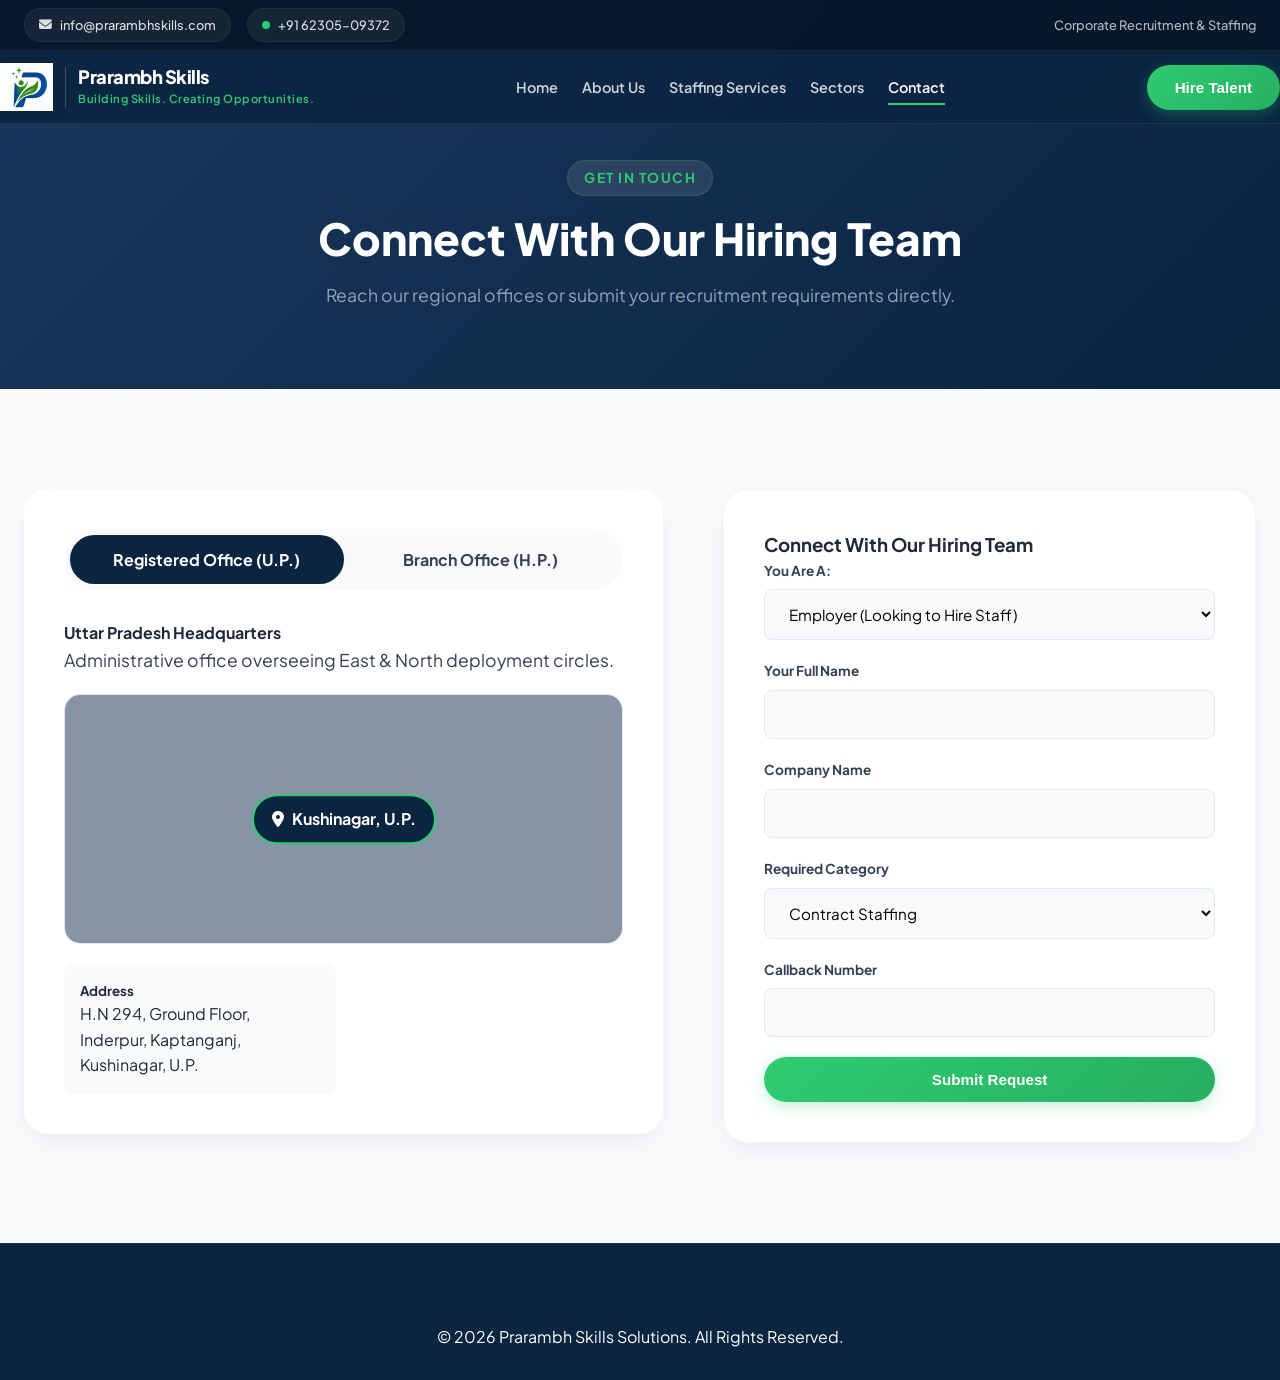
<file: contact.html>
<!DOCTYPE html>
<html lang="en">
<head>
    <meta charset="UTF-8">
    <meta name="viewport" content="width=device-width, initial-scale=1.0">
    <title>Contact Us | Prarambh Skills Solutions</title>
    <link href="https://fonts.googleapis.com/css2?family=Plus+Jakarta+Sans:wght@300;400;500;600;700;800&display=swap" rel="stylesheet">
    <link rel="stylesheet" href="https://cdnjs.cloudflare.com/ajax/libs/font-awesome/6.4.0/css/all.min.css">
    <link rel="stylesheet" href="style.css">
</head>
<body>

    <!-- GLOBAL HEADER -->
    <header class="global-header">
        <div class="header-top">
            <div class="container header-top-container">
                <div class="top-info-pills">
                    <a href="mailto:info@prarambhskills.com" class="info-pill"><i class="fa-solid fa-envelope"></i> info@prarambhskills.com</a>
                    <a href="tel:+916230509372" class="info-pill"><span class="pulse-indicator"></span> +91 62305-09372</a>
                </div>
                <div style="color: rgba(255, 255, 255, 0.7); font-size: 0.8rem; font-weight: 500;">Corporate Recruitment &amp; Staffing</div>
            </div>
        </div>
        <div class="container header-main-container">
            <a href="index.html" class="brand-logo-container">
                <img src="logo_site.jpeg" alt="Prarambh Logo" class="brand-logo-img">
                <div class="brand-text-block">
                    <span class="brand-main-title">Prarambh Skills</span>
                    <span class="brand-sub-title">Building Skills. Creating Opportunities.</span>
                </div>
            </a>
            <nav class="nav-bar">
                <a href="index.html" class="nav-link">Home</a>
                <a href="about.html" class="nav-link">About Us</a>
                <a href="services.html" class="nav-link">Staffing Services</a>
                <a href="industries.html" class="nav-link">Sectors</a>
                <a href="contact.html" class="nav-link active">Contact</a>
            </nav>
            <div style="display: flex; align-items: center; gap: 16px;">
                <button class="btn btn-primary" onclick="toggleLightbox('partner-lightbox')">Hire Talent</button>
                <div class="mobile-menu-toggle" onclick="toggleMobileMenu()"><i class="fa-solid fa-bars"></i></div>
            </div>
        </div>
    </header>

    <section class="subpage-inner-header">
        <div class="container">
            <div class="section-badge" style="background: rgba(255, 255, 255, 0.1); color: var(--color-green);">Get In Touch</div>
            <h1 class="section-title" style="color: var(--color-white);">Connect With Our Hiring Team</h1>
            <p class="section-desc" style="color: var(--color-slate-400);">Reach our regional offices or submit your recruitment requirements directly.</p>
        </div>
    </section>

    <!-- HUB AND FORM -->
    <section class="hub-section section-padding">
        <div class="container">
            <div class="hub-grid">
                <div class="location-hub">
                    <div class="hub-switch-tabs">
                        <div class="hub-tab active" onclick="switchLocation('UP')">Registered Office (U.P.)</div>
                        <div class="hub-tab" onclick="switchLocation('HP')">Branch Office (H.P.)</div>
                    </div>

                    <div id="pane-UP" class="location-view-pane active">
                        <h4>Uttar Pradesh Headquarters</h4>
                        <p class="section-desc">Administrative office overseeing East &amp; North deployment circles.</p>
                        <div class="location-map-mock" style="margin-top: 20px;">
                            <div class="mock-map-visual" style="background-image: linear-gradient(rgba(10,37,64,0.5), rgba(10,37,64,0.5)), url('https://images.unsplash.com/photo-1524661135-423995f22d0b?auto=format&fit=crop&w=800&q=80')"></div>
                            <div class="map-pin-badge"><i class="fa-solid fa-location-dot"></i> Kushinagar, U.P.</div>
                        </div>
                        <div class="location-details-meta">
                            <div class="meta-item">
                                <h5>Address</h5>
                                <p>H.N 294, Ground Floor, Inderpur, Kaptanganj, Kushinagar, U.P.</p>
                            </div>
                        </div>
                    </div>

                    <div id="pane-HP" class="location-view-pane">
                        <h4>Himachal Pradesh Branch</h4>
                        <p class="section-desc">Located near major industrial zones to coordinate active on-site plant crew services.</p>
                        <div class="location-map-mock" style="margin-top: 20px;">
                            <div class="mock-map-visual" style="background-image: linear-gradient(rgba(10,37,64,0.5), rgba(10,37,64,0.5)), url('https://images.unsplash.com/photo-1568605117036-5fe5e7bab0b7?auto=format&fit=crop&w=800&q=80')"></div>
                            <div class="map-pin-badge"><i class="fa-solid fa-location-dot"></i> Baddi Solan, H.P.</div>
                        </div>
                        <div class="location-details-meta">
                            <div class="meta-item">
                                <h5>Address</h5>
                                <p>128, Office No 10, Basanti Bhag, Baddi Solan, H.P.</p>
                            </div>
                        </div>
                    </div>
                </div>

                <!-- LEAD FORM -->
                <div class="lead-form-card">
                    <h3 id="form-heading">Connect With Our Hiring Team</h3>
                    <form id="leadForm" onsubmit="handleFormSubmission(event, 'Contact Page Sourcing')">
                        <div class="form-group">
                            <label class="form-label">You Are A:</label>
                            <select id="form-role-type" class="form-control" onchange="adaptFormFields()" required>
                                <option value="Employer" selected>Employer (Looking to Hire Staff)</option>
                                <option value="Candidate">Candidate (Looking for Job Placement)</option>
                            </select>
                        </div>
                        <div class="form-group">
                            <label class="form-label" id="lbl-name">Your Full Name</label>
                            <input type="text" id="form-name" class="form-control" required>
                        </div>
                        <div class="form-group" id="grp-company">
                            <label class="form-label">Company Name</label>
                            <input type="text" id="form-company" class="form-control">
                        </div>
                        <div class="form-group">
                            <label class="form-label" id="lbl-service">Required Category</label>
                            <select id="form-service" class="form-control" required>
                                <option value="Contract Staffing">Contract Staffing</option>
                                <option value="Permanent Placement">Permanent Placement</option>
                            </select>
                        </div>
                        <div class="form-group">
                            <label class="form-label">Callback Number</label>
                            <input type="tel" id="form-phone" class="form-control" required>
                        </div>
                        <button type="submit" class="btn btn-primary" style="width: 100%;">Submit Request</button>
                    </form>
                </div>
            </div>
        </div>
    </section>

    <!-- FOOTER -->
    <footer class="footer">
        <div class="container" style="text-align: center;">
            <p>&copy; 2026 Prarambh Skills Solutions. All Rights Reserved.</p>
        </div>
    </footer>

    <script src="script.js"></script>
</body>
</html>
</file>
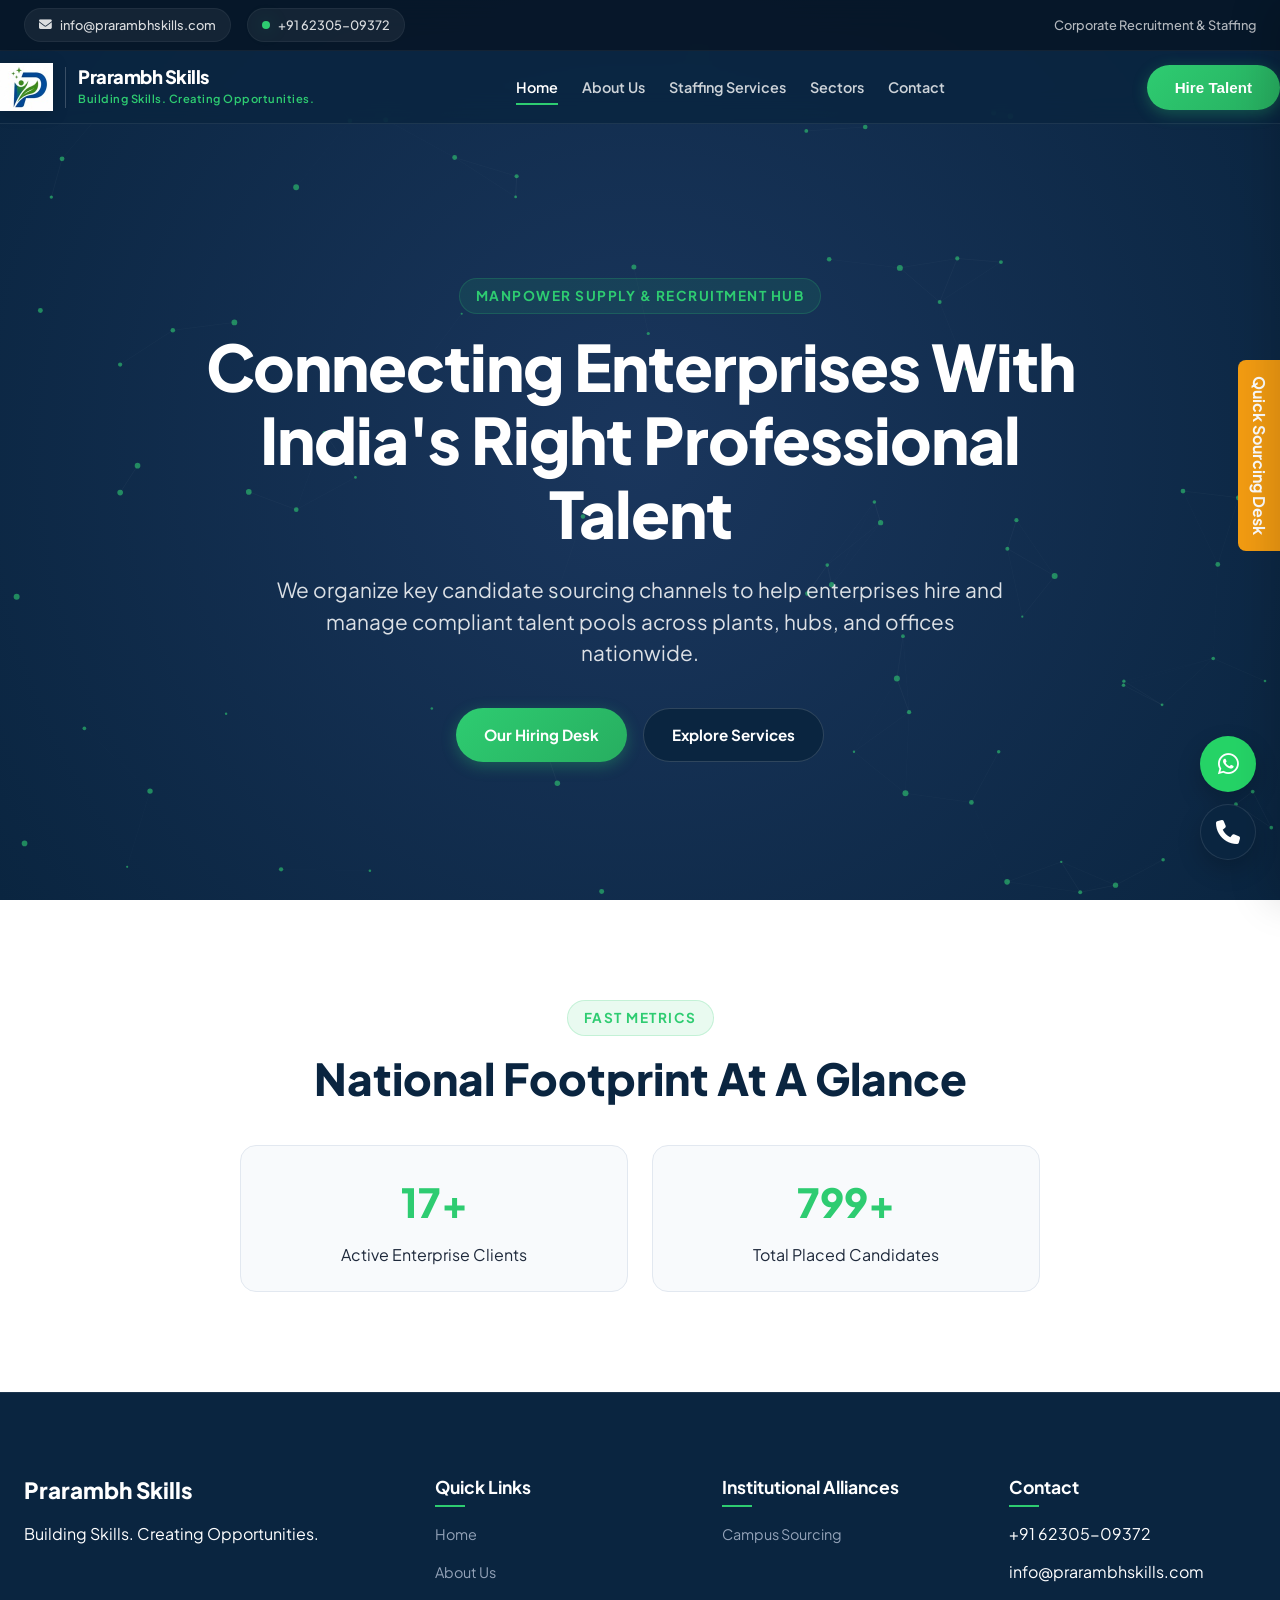
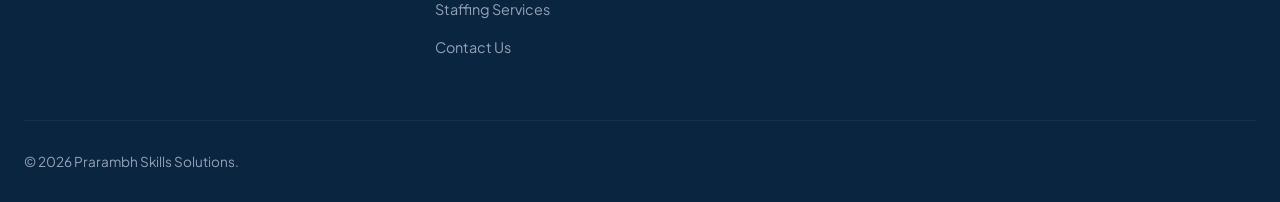
<file: home.html>
<!DOCTYPE html>
<html lang="en">
<head>
    <meta charset="UTF-8">
    <meta name="viewport" content="width=device-width, initial-scale=1.0">
    <title>Prarambh Skills Solutions | Sourcing &amp; Manpower supply</title>
    <link rel="preconnect" href="https://fonts.googleapis.com">
    <link rel="preconnect" href="https://fonts.gstatic.com" crossorigin>
    <link href="https://fonts.googleapis.com/css2?family=Plus+Jakarta+Sans:wght@300;400;500;600;700;800&display=swap" rel="stylesheet">
    <link rel="stylesheet" href="https://cdnjs.cloudflare.com/ajax/libs/font-awesome/6.4.0/css/all.min.css">
    <link rel="stylesheet" href="style.css">
</head>
<body>

    <!-- GLOBAL HEADER -->
    <header class="global-header">
        <div class="header-top">
            <div class="container header-top-container">
                <div class="top-info-pills">
                    <a href="mailto:info@prarambhskills.com" class="info-pill"><i class="fa-solid fa-envelope"></i> info@prarambhskills.com</a>
                    <a href="tel:+916230509372" class="info-pill"><span class="pulse-indicator"></span> +91 62305-09372</a>
                </div>
                <div style="color: rgba(255, 255, 255, 0.7); font-size: 0.8rem; font-weight: 500;">Corporate Recruitment &amp; Staffing</div>
            </div>
        </div>
        <div class="container header-main-container">
            <a href="index.html" class="brand-logo-container">
                <img src="logo_site.jpeg" alt="Prarambh Logo" class="brand-logo-img">
                <div class="brand-text-block">
                    <span class="brand-main-title">Prarambh Skills</span>
                    <span class="brand-sub-title">Building Skills. Creating Opportunities.</span>
                </div>
            </a>
            <nav class="nav-bar">
                <a href="index.html" class="nav-link active">Home</a>
                <a href="about.html" class="nav-link">About Us</a>
                <a href="services.html" class="nav-link">Staffing Services</a>
                <a href="industries.html" class="nav-link">Sectors</a>
                <a href="contact.html" class="nav-link">Contact</a>
            </nav>
            <div style="display: flex; align-items: center; gap: 16px;">
                <button class="btn btn-primary" onclick="toggleLightbox('partner-lightbox')">Hire Talent</button>
                <div class="mobile-menu-toggle" onclick="toggleMobileMenu()"><i class="fa-solid fa-bars"></i></div>
            </div>
        </div>
    </header>

    <!-- HERO GRID -->
    <section class="hero-canvas-section">
        <canvas id="interactive-particle-canvas"></canvas>
        <div class="floating-wireframe-cube cube-1"></div>
        <div class="floating-wireframe-cube cube-2"></div>
        <div class="container hero-inner">
            <div class="section-badge">Manpower Supply &amp; Recruitment Hub</div>
            <h1 class="kinetic-headline">
                <span>Connecting</span> <span>Enterprises</span> <span>With</span><br>
                <span>India's</span> <span>Right</span> <span>Professional</span> <span>Talent</span>
            </h1>
            <p class="hero-subtitle">We organize key candidate sourcing channels to help enterprises hire and manage compliant talent pools across plants, hubs, and offices nationwide.</p>
            <div class="hero-cta-group">
                <a href="contact.html" class="btn btn-primary">Our Hiring Desk</a>
                <a href="services.html" class="btn btn-secondary">Explore Services</a>
            </div>
        </div>
    </section>

    <!-- CORE PLACEMENT STATS -->
    <section class="about-section section-padding" style="background: var(--color-white);">
        <div class="container" style="text-align: center;">
            <div class="section-badge">Fast Metrics</div>
            <h2 class="section-title">National Footprint At A Glance</h2>
            <div class="animated-counters-grid" style="max-width: 800px; margin: 40px auto 0 auto;">
                <div class="counter-card" data-target="45">
                    <div class="counter-number">0+</div>
                    <div class="counter-label">Active Enterprise Clients</div>
                </div>
                <div class="counter-card" data-target="2800">
                    <div class="counter-number">0+</div>
                    <div class="counter-label">Total Placed Candidates</div>
                </div>
            </div>
        </div>
    </section>

    <!-- FOOTER -->
    <footer class="footer">
        <div class="container">
            <div class="footer-grid">
                <div class="footer-brand">
                    <h4>Prarambh Skills</h4>
                    <p>Building Skills. Creating Opportunities.</p>
                </div>
                <div class="footer-col">
                    <h5>Quick Links</h5>
                    <ul class="footer-links">
                        <li><a href="index.html">Home</a></li>
                        <li><a href="about.html">About Us</a></li>
                        <li><a href="services.html">Staffing Services</a></li>
                        <li><a href="contact.html">Contact Us</a></li>
                    </ul>
                </div>
                <div class="footer-col">
                    <h5>Institutional Alliances</h5>
                    <ul class="footer-links">
                        <li><a href="about.html">Campus Sourcing</a></li>
                    </ul>
                </div>
                <div class="footer-col">
                    <h5>Contact</h5>
                    <ul class="footer-links">
                        <li>+91 62305-09372</li>
                        <li>info@prarambhskills.com</li>
                    </ul>
                </div>
            </div>
            <div class="footer-bottom">
                <div>&copy; 2026 Prarambh Skills Solutions.</div>
            </div>
        </div>
    </footer>

    <!-- ACTION DOCK & FLOATING BUTTONS -->
    <div class="floating-action-dock">
        <a href="https://wa.me/916230509372" target="_blank" class="floating-action-btn floating-whatsapp"><i class="fa-brands fa-whatsapp"></i></a>
        <a href="tel:+916230509372" class="floating-action-btn floating-call"><i class="fa-solid fa-phone"></i></a>
    </div>

    <!-- QUICK INQUIRY SLIDE-OUT PANEL -->
    <div class="quick-inquiry-trigger" onclick="toggleQuickInquiryPanel()">Quick Sourcing Desk</div>
    <div id="quickInquiryPanel" class="quick-inquiry-panel">
        <div class="panel-close" onclick="toggleQuickInquiryPanel()"><i class="fa-solid fa-xmark"></i></div>
        <h3 style="margin: 20px 0; font-weight:800;">Quick Callback</h3>
        <form id="quickForm" onsubmit="handleFormSubmission(event, 'Quick Sourcing Callback')">
            <div class="form-group">
                <label class="form-label">Contact Name</label>
                <input type="text" id="quick-name" class="form-control" required>
            </div>
            <div class="form-group">
                <label class="form-label">Company Name</label>
                <input type="text" id="quick-company" class="form-control" required>
            </div>
            <div class="form-group">
                <label class="form-label">Requirement Details</label>
                <input type="text" id="quick-service" class="form-control" required>
            </div>
            <div class="form-group">
                <label class="form-label">Phone Number</label>
                <input type="tel" id="quick-phone" class="form-control" required>
            </div>
            <button type="submit" class="btn btn-primary" style="width: 100%;">Call Me Back</button>
        </form>
    </div>

    <!-- PARTNER LIGHTBOX OVERLAY -->
    <div id="partner-lightbox" class="lightbox-overlay" onclick="closeLightboxOnOutsideClick(event)">
        <div class="lightbox-content">
            <div class="lightbox-close" onclick="toggleLightbox('partner-lightbox')"><i class="fa-solid fa-xmark"></i></div>
            <h3>Hire Top Talent</h3>
            <p style="margin-bottom: 20px;">Provide details to initiate rapid recruiter assignment.</p>
            <form onsubmit="handleFormSubmission(event, 'Employer Partnership')">
                <div class="form-group">
                    <label class="form-label">Organization Name</label>
                    <input type="text" class="form-control" required>
                </div>
                <div class="form-group">
                    <label class="form-label">Required Category</label>
                    <select class="form-control" required>
                        <option value="General Industrial Staff">General Industrial Staff</option>
                        <option value="Logistics Workers">Logistics Workers</option>
                    </select>
                </div>
                <button type="submit" class="btn btn-primary" style="width: 100%;">Connect with Sourcing Team</button>
            </form>
        </div>
    </div>

    <script src="script.js"></script>
</body>
</html>
</file>
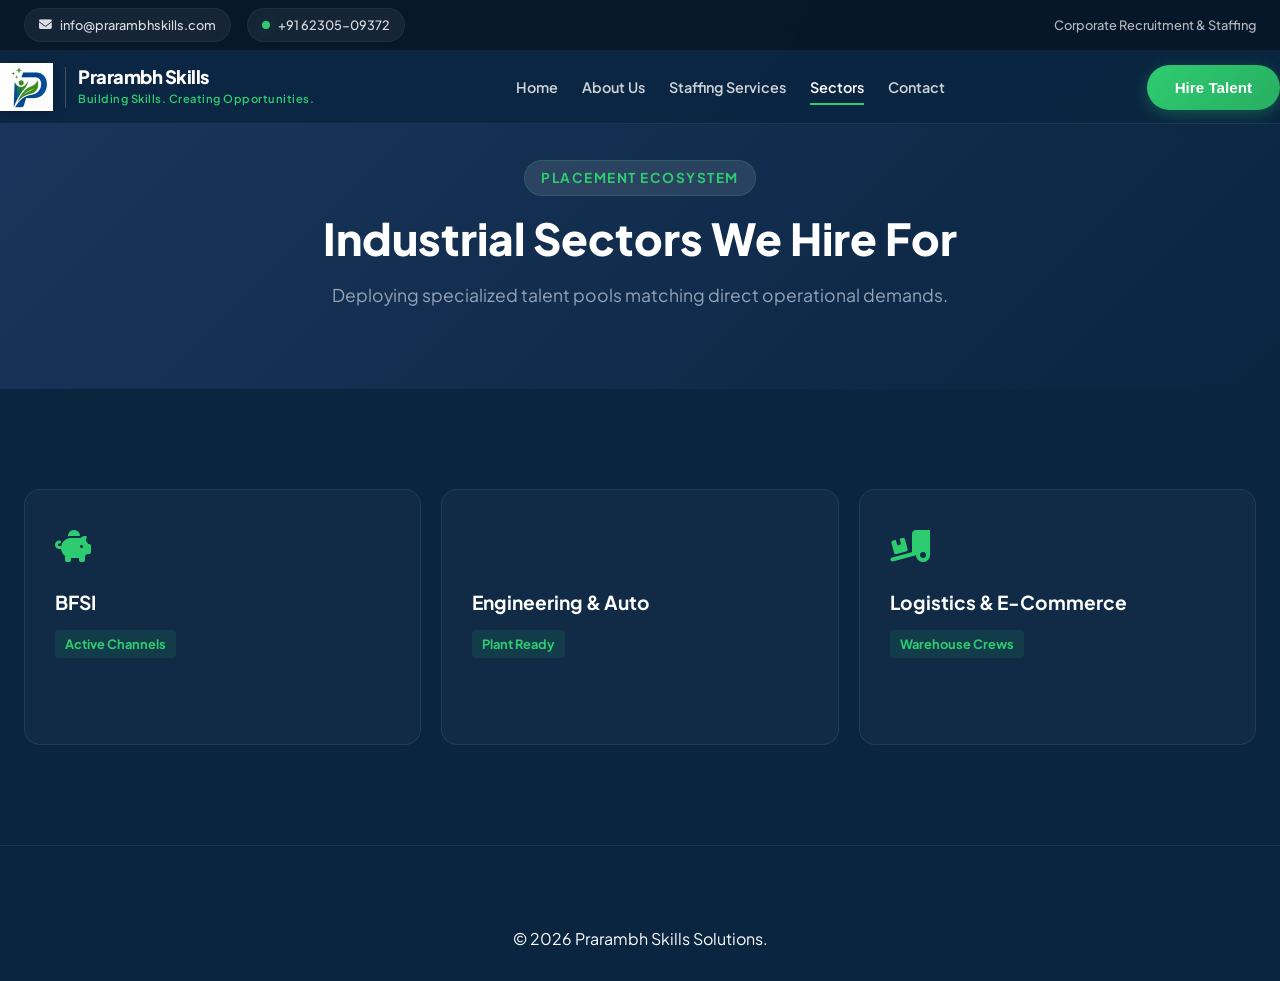
<file: industries.html>
<!DOCTYPE html>
<html lang="en">
<head>
    <meta charset="UTF-8">
    <meta name="viewport" content="width=device-width, initial-scale=1.0">
    <title>Industries We Serve | Prarambh Skills</title>
    <link href="https://fonts.googleapis.com/css2?family=Plus+Jakarta+Sans:wght@300;400;500;600;700;800&display=swap" rel="stylesheet">
    <link rel="stylesheet" href="https://cdnjs.cloudflare.com/ajax/libs/font-awesome/6.4.0/css/all.min.css">
    <link rel="stylesheet" href="style.css">
</head>
<body>

    <!-- GLOBAL HEADER -->
    <header class="global-header">
        <div class="header-top">
            <div class="container header-top-container">
                <div class="top-info-pills">
                    <a href="mailto:info@prarambhskills.com" class="info-pill"><i class="fa-solid fa-envelope"></i> info@prarambhskills.com</a>
                    <a href="tel:+916230509372" class="info-pill"><span class="pulse-indicator"></span> +91 62305-09372</a>
                </div>
                <div style="color: rgba(255, 255, 255, 0.7); font-size: 0.8rem; font-weight: 500;">Corporate Recruitment &amp; Staffing</div>
            </div>
        </div>
        <div class="container header-main-container">
            <a href="index.html" class="brand-logo-container">
                <img src="logo_site.jpeg" alt="Prarambh Logo" class="brand-logo-img">
                <div class="brand-text-block">
                    <span class="brand-main-title">Prarambh Skills</span>
                    <span class="brand-sub-title">Building Skills. Creating Opportunities.</span>
                </div>
            </a>
            <nav class="nav-bar">
                <a href="index.html" class="nav-link">Home</a>
                <a href="about.html" class="nav-link">About Us</a>
                <a href="services.html" class="nav-link">Staffing Services</a>
                <a href="industries.html" class="nav-link active">Sectors</a>
                <a href="contact.html" class="nav-link">Contact</a>
            </nav>
            <div style="display: flex; align-items: center; gap: 16px;">
                <button class="btn btn-primary" onclick="toggleLightbox('partner-lightbox')">Hire Talent</button>
                <div class="mobile-menu-toggle" onclick="toggleMobileMenu()"><i class="fa-solid fa-bars"></i></div>
            </div>
        </div>
    </header>

    <section class="subpage-inner-header">
        <div class="container">
            <div class="section-badge" style="background: rgba(255, 255, 255, 0.1); color: var(--color-green);">Placement Ecosystem</div>
            <h1 class="section-title" style="color: var(--color-white);">Industrial Sectors We Hire For</h1>
            <p class="section-desc" style="color: var(--color-slate-400);">Deploying specialized talent pools matching direct operational demands.</p>
        </div>
    </section>

    <!-- INDUSTRIES SECTION -->
    <section class="industry-section section-padding">
        <div class="container">
            <div class="industry-grid">
                <div class="industry-card" onclick="showSectorInfo('BFSI')">
                    <div class="industry-card-icon"><i class="fa-solid fa-piggy-bank"></i></div>
                    <h3 class="industry-name">BFSI</h3>
                    <div class="industry-stats">Active Channels</div>
                    <p class="industry-detail">Field marketing managers, verification agents, and regional coordinators.</p>
                </div>
                <div class="industry-card" onclick="showSectorInfo('Auto')">
                    <div class="industry-card-icon"><i class="fa-solid fa-car-wrench"></i></div>
                    <h3 class="industry-name">Engineering &amp; Auto</h3>
                    <div class="industry-stats">Plant Ready</div>
                    <p class="industry-detail">Technical operators, assembly technicians, and shop safety checkers.</p>
                </div>
                <div class="industry-card" onclick="showSectorInfo('Logistics')">
                    <div class="industry-card-icon"><i class="fa-solid fa-truck-ramp-box"></i></div>
                    <h3 class="industry-name">Logistics &amp; E-Commerce</h3>
                    <div class="industry-stats">Warehouse Crews</div>
                    <p class="industry-detail">Pickers, packers, sorting staff, and inventory helpers.</p>
                </div>
            </div>
        </div>
    </section>

    <!-- FOOTER -->
    <footer class="footer">
        <div class="container" style="text-align: center;">
            <p>&copy; 2026 Prarambh Skills Solutions.</p>
        </div>
    </footer>

    <!-- LIGHTBOX FOR INDUSTRIES -->
    <div id="program-lightbox" class="lightbox-overlay" onclick="closeLightboxOnOutsideClick(event)">
        <div class="lightbox-content">
            <div class="lightbox-close" onclick="toggleLightbox('program-lightbox')"><i class="fa-solid fa-xmark"></i></div>
            <h3 id="program-title">Industry Overview</h3>
            <p id="program-desc" style="margin: 20px 0;"></p>
            <button class="btn btn-primary" style="width: 100%;" onclick="toggleLightbox('program-lightbox'); window.location.href='contact.html';">Inquire Sourcing Capacity</button>
        </div>
    </div>

    <script src="script.js"></script>
</body>
</html>
</file>
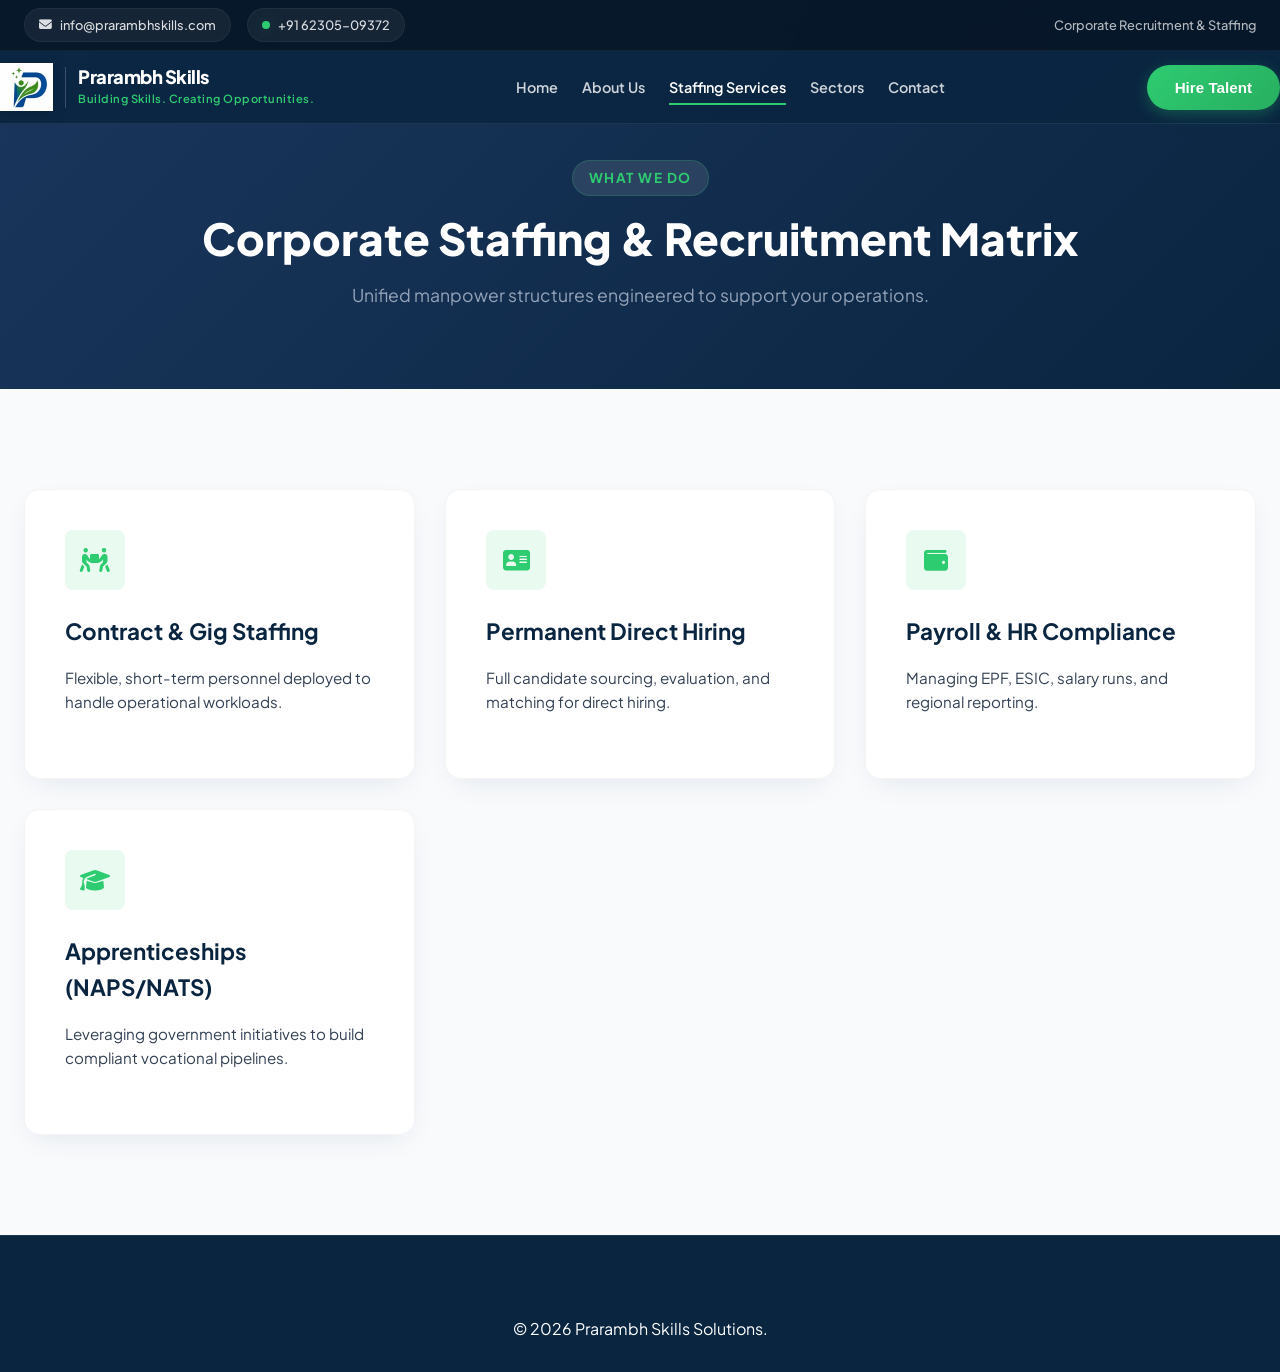
<file: services.html>
<!DOCTYPE html>
<html lang="en">
<head>
    <meta charset="UTF-8">
    <meta name="viewport" content="width=device-width, initial-scale=1.0">
    <title>Services | Prarambh Skills Solutions</title>
    <link href="https://fonts.googleapis.com/css2?family=Plus+Jakarta+Sans:wght@300;400;500;600;700;800&display=swap" rel="stylesheet">
    <link rel="stylesheet" href="https://cdnjs.cloudflare.com/ajax/libs/font-awesome/6.4.0/css/all.min.css">
    <link rel="stylesheet" href="style.css">
</head>
<body>

    <!-- GLOBAL HEADER -->
    <header class="global-header">
        <div class="header-top">
            <div class="container header-top-container">
                <div class="top-info-pills">
                    <a href="mailto:info@prarambhskills.com" class="info-pill"><i class="fa-solid fa-envelope"></i> info@prarambhskills.com</a>
                    <a href="tel:+916230509372" class="info-pill"><span class="pulse-indicator"></span> +91 62305-09372</a>
                </div>
                <div style="color: rgba(255, 255, 255, 0.7); font-size: 0.8rem; font-weight: 500;">Corporate Recruitment &amp; Staffing</div>
            </div>
        </div>
        <div class="container header-main-container">
            <a href="index.html" class="brand-logo-container">
                <img src="logo_site.jpeg" alt="Prarambh Logo" class="brand-logo-img">
                <div class="brand-text-block">
                    <span class="brand-main-title">Prarambh Skills</span>
                    <span class="brand-sub-title">Building Skills. Creating Opportunities.</span>
                </div>
            </a>
            <nav class="nav-bar">
                <a href="index.html" class="nav-link">Home</a>
                <a href="about.html" class="nav-link">About Us</a>
                <a href="services.html" class="nav-link active">Staffing Services</a>
                <a href="industries.html" class="nav-link">Sectors</a>
                <a href="contact.html" class="nav-link">Contact</a>
            </nav>
            <div style="display: flex; align-items: center; gap: 16px;">
                <button class="btn btn-primary" onclick="toggleLightbox('partner-lightbox')">Hire Talent</button>
                <div class="mobile-menu-toggle" onclick="toggleMobileMenu()"><i class="fa-solid fa-bars"></i></div>
            </div>
        </div>
    </header>

    <section class="subpage-inner-header">
        <div class="container">
            <div class="section-badge" style="background: rgba(255, 255, 255, 0.1); color: var(--color-green);">What We Do</div>
            <h1 class="section-title" style="color: var(--color-white);">Corporate Staffing &amp; Recruitment Matrix</h1>
            <p class="section-desc" style="color: var(--color-slate-400);">Unified manpower structures engineered to support your operations.</p>
        </div>
    </section>

    <!-- SERVICES MATRIX -->
    <section class="skilling-matrix-section section-padding">
        <div class="container">
            <div class="matrix-grid">
                <div class="tilt-card" onclick="openProgramDetails('contract-staffing')">
                    <div class="tilt-card-content">
                        <div class="card-icon"><i class="fa-solid fa-people-carry-box"></i></div>
                        <h3 class="card-title">Contract &amp; Gig Staffing</h3>
                        <p class="card-desc">Flexible, short-term personnel deployed to handle operational workloads.</p>
                    </div>
                </div>
                <div class="tilt-card" onclick="openProgramDetails('permanent-placement')">
                    <div class="tilt-card-content">
                        <div class="card-icon"><i class="fa-solid fa-address-card"></i></div>
                        <h3 class="card-title">Permanent Direct Hiring</h3>
                        <p class="card-desc">Full candidate sourcing, evaluation, and matching for direct hiring.</p>
                    </div>
                </div>
                <div class="tilt-card" onclick="openProgramDetails('payroll-hrms')">
                    <div class="tilt-card-content">
                        <div class="card-icon"><i class="fa-solid fa-wallet"></i></div>
                        <h3 class="card-title">Payroll &amp; HR Compliance</h3>
                        <p class="card-desc">Managing EPF, ESIC, salary runs, and regional reporting.</p>
                    </div>
                </div>
                <div class="tilt-card" onclick="openProgramDetails('apprenticeship-naps')">
                    <div class="tilt-card-content">
                        <div class="card-icon"><i class="fa-solid fa-graduation-cap"></i></div>
                        <h3 class="card-title">Apprenticeships (NAPS/NATS)</h3>
                        <p class="card-desc">Leveraging government initiatives to build compliant vocational pipelines.</p>
                    </div>
                </div>
            </div>
        </div>
    </section>

    <!-- FOOTER -->
    <footer class="footer">
        <div class="container" style="text-align: center;">
            <p>&copy; 2026 Prarambh Skills Solutions.</p>
        </div>
    </footer>

    <!-- LIGHTBOX FOR SERVICES -->
    <div id="program-lightbox" class="lightbox-overlay" onclick="closeLightboxOnOutsideClick(event)">
        <div class="lightbox-content">
            <div class="lightbox-close" onclick="toggleLightbox('program-lightbox')"><i class="fa-solid fa-xmark"></i></div>
            <h3 id="program-title">Hiring Solution</h3>
            <p id="program-desc" style="margin: 20px 0;"></p>
            <button class="btn btn-primary" style="width: 100%;" onclick="toggleLightbox('program-lightbox'); window.location.href='contact.html';">Inquire Now</button>
        </div>
    </div>

    <script src="script.js"></script>
</body>
</html>
</file>
<file: style.css>
/* --- DESIGN SYSTEM & CSS VARIABLES --- */
:root {
    --color-navy: #0A2540;
    --color-navy-light: #1A365D;
    --color-green: #2ECC71;
    --color-green-glow: rgba(46, 204, 113, 0.4);
    --color-warm-accent: #F39C12;
    --color-white: #FFFFFF;
    --color-slate-100: #F8FAFC;
    --color-slate-200: #E2E8F0;
    --color-slate-400: #94A3B8;
    --color-slate-700: #334155;
    --color-slate-800: #1E293B;
    --color-glass-dark: rgba(10, 37, 64, 0.85);
    --color-glass-light: rgba(255, 255, 255, 0.85);
    --font-main: 'Plus Jakarta Sans', sans-serif;
    --font-accent: 'Playfair Display', serif;
    --transition-smooth: all 0.4s cubic-bezier(0.16, 1, 0.3, 1);
    --shadow-soft: 0 10px 30px -10px rgba(10, 37, 64, 0.1);
    --shadow-glow: 0 0 20px rgba(46, 204, 113, 0.3);
    --radius-sm: 8px;
    --radius-md: 16px;
    --radius-lg: 24px;
}

/* --- BASE RESET & SETUP --- */
* {
    box-sizing: border-box;
    margin: 0;
    padding: 0;
    scroll-behavior: smooth;
}

body {
    font-family: var(--font-main);
    background-color: var(--color-slate-100);
    color: var(--color-slate-800);
    line-height: 1.6;
    overflow-x: hidden;
    -webkit-font-smoothing: antialiased;
}

a {
    text-decoration: none;
    color: inherit;
}

ul {
    list-style: none;
}

/* --- CUSTOM SCROLLBAR --- */
::-webkit-scrollbar {
    width: 8px;
}
::-webkit-scrollbar-track {
    background: var(--color-navy);
}
::-webkit-scrollbar-thumb {
    background: var(--color-green);
    border-radius: var(--radius-sm);
}

/* --- STRUCTURAL LAYOUT --- */
.container {
    width: 100%;
    max-width: 1280px;
    margin: 0 auto;
    padding: 0 24px;
}

.section-padding {
    padding: 100px 0;
}

.section-header {
    text-align: center;
    max-width: 700px;
    margin: 0 auto 60px auto;
}

.section-badge {
    background: rgba(46, 204, 113, 0.1);
    color: var(--color-green);
    padding: 6px 16px;
    border-radius: 50px;
    font-size: 0.85rem;
    font-weight: 700;
    text-transform: uppercase;
    letter-spacing: 1.5px;
    display: inline-block;
    margin-bottom: 16px;
    border: 1px solid rgba(46, 204, 113, 0.2);
}

.section-title {
    font-size: clamp(2rem, 4vw, 2.75rem);
    font-weight: 800;
    color: var(--color-navy);
    line-height: 1.2;
    margin-bottom: 16px;
}

.section-desc {
    color: var(--color-slate-700);
    font-size: 1.1rem;
}

/* --- BUTTONS --- */
.btn {
    display: inline-flex;
    align-items: center;
    justify-content: center;
    gap: 10px;
    padding: 14px 28px;
    border-radius: 50px;
    font-weight: 700;
    font-size: 0.95rem;
    cursor: pointer;
    transition: var(--transition-smooth);
    border: none;
    position: relative;
    overflow: hidden;
    z-index: 1;
}

.btn-primary {
    background: linear-gradient(135deg, var(--color-green), #27ae60);
    color: var(--color-white);
    box-shadow: 0 4px 15px rgba(46, 204, 113, 0.3);
}

.btn-primary::before {
    content: '';
    position: absolute;
    top: 0; left: 0; width: 100%; height: 100%;
    background: linear-gradient(135deg, #2ecc71, var(--color-warm-accent));
    opacity: 0;
    transition: var(--transition-smooth);
    z-index: -1;
}

.btn-primary:hover::before {
    opacity: 1;
}

.btn-primary:hover {
    transform: translateY(-3px);
    box-shadow: 0 8px 25px rgba(46, 204, 113, 0.5);
}

.btn-secondary {
    background: var(--color-navy);
    color: var(--color-white);
    border: 1px solid rgba(255, 255, 255, 0.15);
}

.btn-secondary:hover {
    background: var(--color-white);
    color: var(--color-navy);
    transform: translateY(-3px);
    box-shadow: var(--shadow-soft);
}

/* --- GLOBAL HEADER & LOGO --- */
.global-header {
    position: fixed;
    top: 0; left: 0; width: 100%;
    z-index: 1000;
    background: var(--color-glass-dark);
    backdrop-filter: blur(15px);
    -webkit-backdrop-filter: blur(15px);
    border-bottom: 1px solid rgba(255, 255, 255, 0.08);
    transition: var(--transition-smooth);
}

.header-top {
    background: rgba(5, 15, 26, 0.6);
    border-bottom: 1px solid rgba(255, 255, 255, 0.05);
    padding: 8px 0;
}

.header-top-container {
    display: flex;
    justify-content: space-between;
    align-items: center;
    flex-wrap: wrap;
    gap: 10px;
}

.top-info-pills {
    display: flex;
    gap: 16px;
}

.info-pill {
    background: rgba(255, 255, 255, 0.06);
    padding: 6px 14px;
    border-radius: 50px;
    font-size: 0.8rem;
    color: rgba(255, 255, 255, 0.85);
    font-weight: 500;
    display: flex;
    align-items: center;
    gap: 8px;
    border: 1px solid rgba(255, 255, 255, 0.05);
    transition: var(--transition-smooth);
}

.info-pill:hover {
    border-color: var(--color-green);
    background: rgba(46, 204, 113, 0.1);
}

.pulse-indicator {
    width: 8px;
    height: 8px;
    background: var(--color-green);
    border-radius: 50%;
    display: inline-block;
    box-shadow: var(--shadow-glow);
    animation: pulse-ring 1.5s infinite;
}

@keyframes pulse-ring {
    0% { transform: scale(0.95); opacity: 0.8; }
    50% { transform: scale(1.1); opacity: 1; }
    100% { transform: scale(0.95); opacity: 0.8; }
}

.header-main-container {
    display: flex;
    justify-content: space-between;
    align-items: center;
    padding: 12px 0;
}

.brand-logo-container {
    display: flex;
    align-items: center;
    gap: 12px;
}

.brand-logo-img {
    height: 48px;
    width: auto;
    max-width: 180px;
    object-fit: contain;
    transition: var(--transition-smooth);
    filter: drop-shadow(0 2px 8px rgba(0,0,0,0.15));
}

.brand-logo-container:hover .brand-logo-img {
    transform: scale(1.03);
}

.brand-text-block {
    display: flex;
    flex-direction: column;
    border-left: 1px solid rgba(255, 255, 255, 0.2);
    padding-left: 12px;
}

.brand-main-title {
    font-size: 1.15rem;
    font-weight: 800;
    color: var(--color-white);
    letter-spacing: -0.5px;
    line-height: 1.1;
}

.brand-sub-title {
    font-size: 0.7rem;
    color: var(--color-green);
    font-weight: 600;
    letter-spacing: 0.5px;
    margin-top: 2px;
}

.nav-bar {
    display: flex;
    gap: 24px;
}

.nav-link {
    font-size: 0.9rem;
    font-weight: 600;
    color: rgba(255, 255, 255, 0.8);
    position: relative;
    padding: 6px 0;
    transition: var(--transition-smooth);
}

.nav-link.active, .nav-link:hover {
    color: var(--color-white);
}

.nav-link::after {
    content: '';
    position: absolute;
    bottom: 0; left: 0; width: 0%; height: 2px;
    background: var(--color-green);
    transition: var(--transition-smooth);
}

.nav-link.active::after, .nav-link:hover::after {
    width: 100%;
}

.mobile-menu-toggle {
    display: none;
    color: var(--color-white);
    font-size: 1.5rem;
    cursor: pointer;
}

/* --- HERO CANVAS & SUB-PAGES INNER HEADER --- */
.hero-canvas-section {
    position: relative;
    min-height: 100vh;
    background: radial-gradient(circle at 50% 50%, var(--color-navy-light), var(--color-navy));
    display: flex;
    align-items: center;
    overflow: hidden;
    padding-top: 140px;
}

.subpage-inner-header {
    background: linear-gradient(135deg, var(--color-navy-light), var(--color-navy));
    padding: 160px 0 80px 0;
    color: var(--color-white);
    text-align: center;
}

#interactive-particle-canvas {
    position: absolute;
    top: 0; left: 0; width: 100%; height: 100%;
    z-index: 1;
    pointer-events: all;
}

.hero-inner {
    position: relative;
    z-index: 2;
    text-align: center;
    max-width: 950px;
    margin: 0 auto;
}

.kinetic-headline {
    font-size: clamp(2.2rem, 5.5vw, 4rem);
    font-weight: 800;
    color: var(--color-white);
    line-height: 1.15;
    margin-bottom: 24px;
    letter-spacing: -1px;
}

.kinetic-headline span {
    display: inline-block;
    opacity: 0;
    transform: translateY(20px);
    animation: revealCharacter 0.8s cubic-bezier(0.16, 1, 0.3, 1) forwards;
}

@keyframes revealCharacter {
    to { opacity: 1; transform: translateY(0); }
}

.hero-subtitle {
    font-size: clamp(1.05rem, 1.8vw, 1.3rem);
    color: rgba(255, 255, 255, 0.85);
    max-width: 750px;
    margin: 0 auto 40px auto;
    line-height: 1.5;
    font-weight: 400;
}

.hero-cta-group {
    display: flex;
    gap: 16px;
    justify-content: center;
    flex-wrap: wrap;
}

/* --- CARDS & GRIDS (TILT EFFECTS) --- */
.matrix-grid {
    display: grid;
    grid-template-columns: repeat(auto-fit, minmax(360px, 1fr));
    gap: 30px;
}

.tilt-card {
    background: var(--color-white);
    border-radius: var(--radius-md);
    padding: 40px;
    box-shadow: var(--shadow-soft);
    transition: transform 0.15s cubic-bezier(0.25, 0.46, 0.45, 0.94), box-shadow 0.3s ease;
    transform-style: preserve-3d;
    border: 1px solid rgba(10, 37, 64, 0.05);
    cursor: pointer;
    position: relative;
}

.tilt-card:hover {
    box-shadow: 0 20px 40px rgba(10, 37, 64, 0.12);
}

.tilt-card-content {
    transform: translateZ(30px);
}

.card-icon {
    width: 60px;
    height: 60px;
    background: rgba(46, 204, 113, 0.1);
    border-radius: var(--radius-sm);
    display: flex;
    align-items: center;
    justify-content: center;
    font-size: 1.5rem;
    color: var(--color-green);
    margin-bottom: 24px;
    transition: var(--transition-smooth);
}

.tilt-card:hover .card-icon {
    background: var(--color-green);
    color: var(--color-white);
}

.card-title {
    font-size: 1.4rem;
    font-weight: 700;
    color: var(--color-navy);
    margin-bottom: 16px;
}

.card-desc {
    color: var(--color-slate-700);
    font-size: 0.95rem;
    margin-bottom: 24px;
}

.card-tags {
    display: flex;
    flex-wrap: wrap;
    gap: 8px;
}

.tag {
    background: var(--color-slate-100);
    color: var(--color-slate-700);
    padding: 4px 12px;
    border-radius: 50px;
    font-size: 0.75rem;
    font-weight: 600;
}

/* --- ABOUT STORY & VALUE PILLARS --- */
.about-grid {
    display: grid;
    grid-template-columns: 1fr 1fr;
    gap: 60px;
    align-items: center;
}

.about-story {
    display: flex;
    flex-direction: column;
    gap: 24px;
}

.animated-counters-grid {
    display: grid;
    grid-template-columns: repeat(2, 1fr);
    gap: 24px;
    margin-top: 20px;
}

.counter-card {
    background: var(--color-slate-100);
    padding: 24px;
    border-radius: var(--radius-md);
    border: 1px solid var(--color-slate-200);
    text-align: center;
    transition: var(--transition-smooth);
}

.counter-card:hover {
    transform: translateY(-5px);
    border-color: var(--color-green);
    background: var(--color-white);
}

.counter-number {
    font-size: 2.5rem;
    font-weight: 800;
    color: var(--color-green);
    margin-bottom: 8px;
}

.value-pillars-grid {
    display: grid;
    grid-template-columns: repeat(2, 1fr);
    gap: 16px;
}

.value-pillar {
    background: var(--color-slate-100);
    padding: 24px;
    border-radius: var(--radius-md);
    border-left: 4px solid var(--color-navy);
    transition: var(--transition-smooth);
}

.value-pillar:hover {
    transform: scale(1.03);
    border-left-color: var(--color-green);
    background: var(--color-white);
}

.cultural-banner {
    background: linear-gradient(135deg, var(--color-navy-light), var(--color-navy));
    color: var(--color-white);
    padding: 60px 40px;
    border-radius: var(--radius-lg);
    margin-top: 80px;
    position: relative;
    overflow: hidden;
    box-shadow: var(--shadow-soft);
}

.cultural-banner-bg {
    position: absolute;
    right: 0; bottom: 0; opacity: 0.1;
    font-size: 15rem;
    font-family: var(--font-accent);
    line-height: 1;
    pointer-events: none;
}

.cultural-quote {
    font-family: var(--font-accent);
    font-size: clamp(1.5rem, 3vw, 2.5rem);
    line-height: 1.4;
    font-style: italic;
    margin-bottom: 16px;
}

/* --- INDUSTRIES GRID --- */
.industry-section {
    background: var(--color-navy);
    color: var(--color-white);
}

.industry-grid {
    display: grid;
    grid-template-columns: repeat(auto-fit, minmax(280px, 1fr));
    gap: 20px;
}

.industry-card {
    background: rgba(255, 255, 255, 0.03);
    border: 1px solid rgba(255, 255, 255, 0.08);
    border-radius: var(--radius-md);
    padding: 30px;
    transition: var(--transition-smooth);
    cursor: pointer;
    position: relative;
    overflow: hidden;
}

.industry-card::before {
    content: '';
    position: absolute;
    left: 0; top: 0; height: 100%; width: 4px;
    background: var(--color-green);
    transform: scaleY(0);
    transition: var(--transition-smooth);
    transform-origin: bottom;
}

.industry-card:hover {
    background: rgba(255, 255, 255, 0.07);
    transform: translateY(-5px);
}

.industry-card:hover::before {
    transform: scaleY(1);
}

.industry-card-icon {
    font-size: 2rem;
    color: var(--color-green);
    margin-bottom: 16px;
}

.industry-name {
    font-size: 1.2rem;
    font-weight: 700;
    margin-bottom: 12px;
}

.industry-stats {
    background: rgba(46, 204, 113, 0.1);
    color: var(--color-green);
    display: inline-block;
    padding: 4px 10px;
    border-radius: 4px;
    font-size: 0.8rem;
    font-weight: 700;
    margin-bottom: 12px;
}

.industry-detail {
    font-size: 0.85rem;
    color: var(--color-slate-400);
    opacity: 0;
    transform: translateY(10px);
    transition: var(--transition-smooth);
}

.industry-card:hover .industry-detail {
    opacity: 1;
    transform: translateY(0);
}

/* --- UNIVERSITY CAROUSEL --- */
.carousel-track-container {
    position: relative;
    width: 100%;
    overflow: hidden;
    padding: 40px 0;
}

.carousel-track {
    display: flex;
    gap: 40px;
    width: max-content;
    animation: loop-scroll 25s linear infinite;
}

@keyframes loop-scroll {
    0% { transform: translateX(0); }
    100% { transform: translateX(-50%); }
}

.alliance-card {
    background: var(--color-slate-100);
    padding: 30px 40px;
    border-radius: var(--radius-md);
    border: 1px solid var(--color-slate-200);
    display: flex;
    align-items: center;
    gap: 20px;
    width: 400px;
    cursor: pointer;
    transition: var(--transition-smooth);
}

.alliance-logo {
    width: 60px;
    height: 60px;
    background: var(--color-navy);
    color: var(--color-white);
    border-radius: 50%;
    display: flex;
    align-items: center;
    justify-content: center;
    font-size: 1.5rem;
    font-weight: 800;
}

.alliance-info h4 {
    font-size: 1.1rem;
    font-weight: 700;
    color: var(--color-navy);
    margin-bottom: 4px;
}

.badge-grid {
    display: flex;
    gap: 6px;
    margin-top: 8px;
}

.acc-badge {
    background: rgba(10, 37, 64, 0.08);
    font-size: 0.7rem;
    font-weight: 700;
    padding: 2px 8px;
    border-radius: 4px;
}

/* --- GEOGRAPHIC HUB & LEAD FORM --- */
.hub-grid {
    display: grid;
    grid-template-columns: 1.2fr 1fr;
    gap: 60px;
    align-items: start;
}

.location-hub {
    background: var(--color-white);
    border-radius: var(--radius-lg);
    padding: 40px;
    box-shadow: var(--shadow-soft);
}

.hub-switch-tabs {
    display: flex;
    background: var(--color-slate-100);
    padding: 6px;
    border-radius: 50px;
    margin-bottom: 30px;
}

.hub-tab {
    flex: 1;
    text-align: center;
    padding: 12px 20px;
    border-radius: 50px;
    font-weight: 700;
    cursor: pointer;
    transition: var(--transition-smooth);
    color: var(--color-slate-700);
}

.hub-tab.active {
    background: var(--color-navy);
    color: var(--color-white);
}

.location-view-pane {
    display: none;
    animation: fadeIn 0.5s ease-in-out forwards;
}

.location-view-pane.active {
    display: block;
}

@keyframes fadeIn {
    from { opacity: 0; transform: translateY(10px); }
    to { opacity: 1; transform: translateY(0); }
}

.location-map-mock {
    width: 100%;
    height: 250px;
    background: #E2E8F0;
    border-radius: var(--radius-md);
    overflow: hidden;
    position: relative;
    border: 1px solid var(--color-slate-200);
}

.mock-map-visual {
    width: 100%; height: 100%;
    background-size: cover;
    background-position: center;
    opacity: 0.85;
}

.map-pin-badge {
    position: absolute;
    top: 50%; left: 50%;
    transform: translate(-50%, -50%);
    background: var(--color-navy);
    color: var(--color-white);
    padding: 10px 18px;
    border-radius: 50px;
    font-weight: 700;
    display: flex;
    align-items: center;
    gap: 8px;
    border: 2px solid var(--color-green);
}

.location-details-meta {
    display: grid;
    grid-template-columns: repeat(2, 1fr);
    gap: 16px;
    margin-top: 20px;
}

.meta-item {
    background: var(--color-slate-100);
    padding: 16px;
    border-radius: var(--radius-sm);
}

.lead-form-card {
    background: var(--color-white);
    border-radius: var(--radius-lg);
    padding: 40px;
    box-shadow: var(--shadow-soft);
    border: 1px solid rgba(10, 37, 64, 0.05);
}

.form-group {
    margin-bottom: 20px;
}

.form-label {
    display: block;
    font-size: 0.85rem;
    font-weight: 700;
    color: var(--color-slate-700);
    margin-bottom: 8px;
}

.form-control {
    width: 100%;
    padding: 14px 20px;
    border-radius: var(--radius-sm);
    border: 1px solid var(--color-slate-200);
    font-family: var(--font-main);
    font-size: 0.95rem;
    transition: var(--transition-smooth);
    background: var(--color-slate-100);
}

.form-control:focus {
    outline: none;
    border-color: var(--color-green);
    background: var(--color-white);
    box-shadow: 0 0 0 4px var(--color-green-glow);
}

/* --- FOOTER --- */
.footer {
    background: var(--color-navy);
    color: var(--color-white);
    padding: 80px 0 30px 0;
    border-top: 1px solid rgba(255, 255, 255, 0.08);
}

.footer-grid {
    display: grid;
    grid-template-columns: 1.5fr repeat(3, 1fr);
    gap: 40px;
    margin-bottom: 60px;
}

.footer-brand h4 {
    font-size: 1.4rem;
    font-weight: 800;
    margin-bottom: 12px;
}

.footer-col h5 {
    font-size: 1.1rem;
    font-weight: 700;
    margin-bottom: 20px;
    position: relative;
}

.footer-col h5::after {
    content: '';
    position: absolute;
    left: 0; bottom: -6px; width: 30px; height: 2px;
    background: var(--color-green);
}

.footer-links {
    display: flex;
    flex-direction: column;
    gap: 12px;
}

.footer-links a {
    font-size: 0.9rem;
    color: var(--color-slate-400);
    transition: var(--transition-smooth);
}

.footer-links a:hover {
    color: var(--color-green);
    transform: translateX(4px);
}

.footer-bottom {
    border-top: 1px solid rgba(255, 255, 255, 0.05);
    padding-top: 30px;
    display: flex;
    justify-content: space-between;
    align-items: center;
    flex-wrap: wrap;
    gap: 16px;
    font-size: 0.85rem;
    color: var(--color-slate-400);
}

/* --- PERSISTENT FLOATING ACTIONS --- */
.floating-action-dock {
    position: fixed;
    right: 24px; bottom: 40px;
    z-index: 999;
    display: flex;
    flex-direction: column;
    gap: 12px;
}

.floating-action-btn {
    width: 56px; height: 56px;
    border-radius: 50%;
    display: flex;
    align-items: center;
    justify-content: center;
    font-size: 1.5rem;
    color: var(--color-white);
    cursor: pointer;
    box-shadow: 0 10px 25px rgba(0, 0, 0, 0.2);
    transition: var(--transition-smooth);
}

.floating-whatsapp { background: #25D366; }
.floating-whatsapp:hover { transform: scale(1.1) rotate(10deg); }
.floating-call { background: var(--color-navy); border: 1px solid rgba(255, 255, 255, 0.1); }
.floating-call:hover { transform: scale(1.1) rotate(-10deg); }

.quick-inquiry-trigger {
    background: var(--color-warm-accent);
    color: var(--color-white);
    writing-mode: vertical-rl;
    text-orientation: mixed;
    padding: 16px 8px;
    font-weight: 700;
    border-radius: 8px 0 0 8px;
    position: fixed;
    right: 0; top: 40%;
    z-index: 998;
    cursor: pointer;
    transition: var(--transition-smooth);
}

.quick-inquiry-panel {
    position: fixed;
    right: -420px; top: 0;
    width: 420px; height: 100vh;
    background: var(--color-white);
    z-index: 1001;
    box-shadow: -10px 0 40px rgba(0,0,0,0.15);
    transition: var(--transition-smooth);
    padding: 40px;
    display: flex;
    flex-direction: column;
}

.quick-inquiry-panel.active { right: 0; }
.panel-close { align-self: flex-end; font-size: 1.5rem; cursor: pointer; }

.social-dock {
    position: fixed;
    left: 24px; bottom: 40px;
    z-index: 999;
    display: flex;
    flex-direction: column;
    gap: 12px;
}

.social-dock-icon {
    width: 40px; height: 40px;
    background: var(--color-white);
    border-radius: 50%;
    display: flex;
    align-items: center;
    justify-content: center;
    font-size: 1.1rem;
    color: var(--color-navy);
    box-shadow: var(--shadow-soft);
    transition: var(--transition-smooth);
    border: 1px solid var(--color-slate-200);
}

.social-dock-icon:hover {
    background: var(--color-green);
    color: var(--color-white);
    transform: translateY(-4px);
}

/* --- LIGHTBOX OVERLAYS --- */
.lightbox-overlay {
    position: fixed;
    top: 0; left: 0; width: 100%; height: 100%;
    background: rgba(10, 37, 64, 0.85);
    backdrop-filter: blur(8px);
    z-index: 2000;
    display: flex;
    align-items: center;
    justify-content: center;
    opacity: 0;
    pointer-events: none;
    transition: var(--transition-smooth);
}

.lightbox-overlay.active { opacity: 1; pointer-events: all; }

.lightbox-content {
    background: var(--color-white);
    border-radius: var(--radius-lg);
    width: 90%; max-width: 600px;
    padding: 40px;
    position: relative;
    transform: scale(0.9);
    transition: var(--transition-smooth);
}

.lightbox-overlay.active .lightbox-content { transform: scale(1); }
.lightbox-close { position: absolute; top: 20px; right: 20px; font-size: 1.5rem; cursor: pointer; }

/* --- MOBILE BOTTOM NAV --- */
.mobile-bottom-nav {
    display: none;
    position: fixed;
    bottom: 0; left: 0; width: 100%;
    background: var(--color-glass-dark);
    backdrop-filter: blur(12px);
    z-index: 999;
    border-top: 1px solid rgba(255, 255, 255, 0.1);
    grid-template-columns: repeat(4, 1fr);
    padding: 8px 0;
}

.mobile-bottom-item {
    display: flex;
    flex-direction: column;
    align-items: center;
    color: rgba(255, 255, 255, 0.7);
    font-size: 0.75rem;
}

.mobile-bottom-item i {
    font-size: 1.25rem;
    margin-bottom: 4px;
    color: var(--color-green);
}

/* --- RESPONSIVE MEDIA QUERIES --- */
@media (max-width: 1050px) {
    .nav-bar { gap: 16px; }
    .brand-main-title { font-size: 1rem; }
}

@media (max-width: 992px) {
    .about-grid, .hub-grid { grid-template-columns: 1fr; gap: 40px; }
    .nav-bar { display: none; }
    .mobile-menu-toggle { display: block; }
    .footer-grid { grid-template-columns: repeat(2, 1fr); }
}

@media (max-width: 768px) {
    .section-padding { padding: 60px 0; }
    .header-top { display: none; }
    .mobile-bottom-nav { display: grid; }
    .floating-action-dock { bottom: 80px; right: 16px; }
    .social-dock { display: none; }
    .quick-inquiry-panel { width: 100%; right: -100%; }
    .footer-grid { grid-template-columns: 1fr; }
    .animated-counters-grid, .value-pillars-grid { grid-template-columns: 1fr; }
}
</file>
